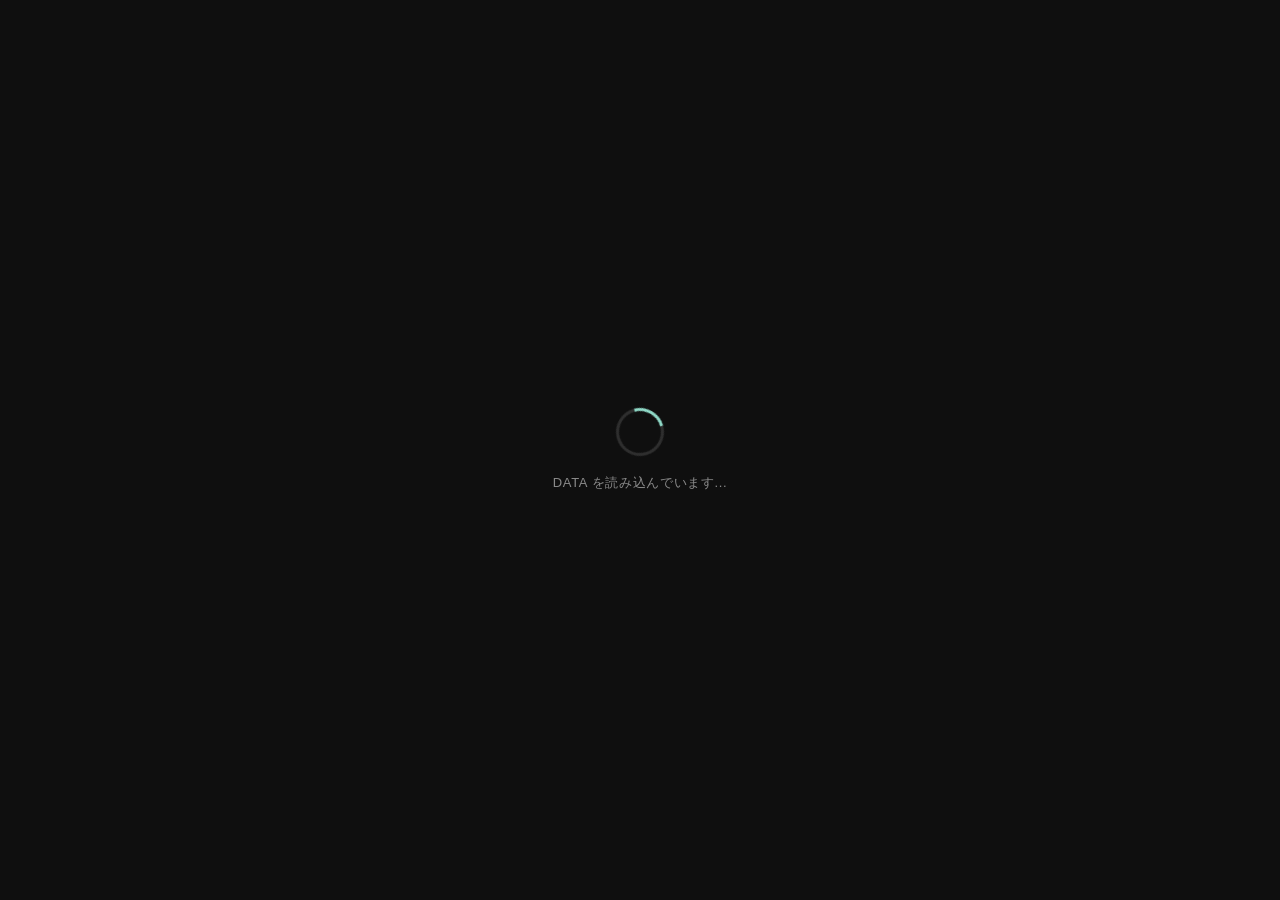
<file: index.html>
<!DOCTYPE html>
<html lang="ja">
<head>
<meta charset="UTF-8">
<meta http-equiv="refresh" content="0; url=portal.html">
<title>���L�h���C�u �r�W���A���|�[�^��</title>
</head>
<body>
<p>���_�C���N�g��... <a href="portal.html">portal.html</a> ���J���Ă�������</p>
</body>
</html>
</file>
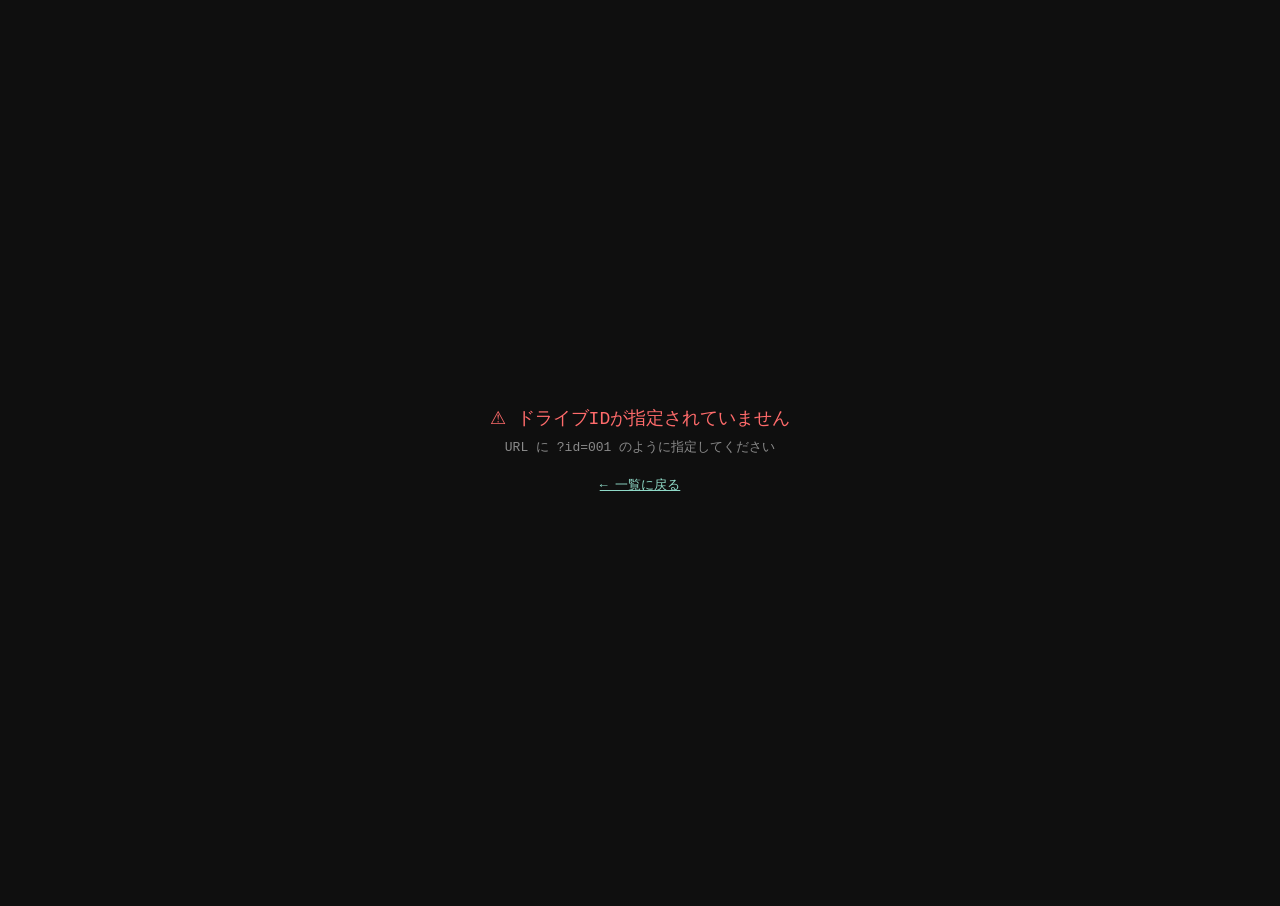
<file: drive.html>
<!DOCTYPE html>
<html lang="ja">
<head>
<meta charset="UTF-8">
<title>Drive Map — Drive Visualizer</title>
<meta name="viewport" content="width=1400, initial-scale=1">
<link rel="preconnect" href="https://fonts.googleapis.com">
<link rel="preconnect" href="https://fonts.gstatic.com" crossorigin>
<link href="https://fonts.googleapis.com/css2?family=JetBrains+Mono:wght@400;600&family=Noto+Sans+JP:wght@400;500;700&family=Space+Grotesk:wght@400;500;600&display=swap" rel="stylesheet">
<link rel="stylesheet" href="styles.css">
</head>
<body>

<div class="loading-overlay" id="loadingOverlay">
  <div class="loading-spinner"></div>
  <div class="loading-text">マップを描画しています...</div>
</div>

<div class="topbar">
  <div class="topbar-inner">
    <div class="crumb">
      <a href="portal.html">← 共有ドライブ一覧</a>
      <a href="search.html">🔍 権限検索</a>
      <span class="title" id="driveTitle">読み込み中...</span>
    </div>
    <div class="stats">
      <span><b id="statNodes">—</b> nodes</span>
      <span><b id="statUsers">—</b> users</span>
    </div>
  </div>
</div>

<div class="search-bar">
  <div class="search-input-wrap">
    <svg class="search-icon" width="16" height="16" viewBox="0 0 24 24" fill="none" stroke="currentColor" stroke-width="2"><circle cx="11" cy="11" r="8"/><path d="m21 21-4.35-4.35"/></svg>
    <input id="searchInput" type="text" list="userDatalist" placeholder="メールアドレスを入力してアクセス権限を検索..." autocomplete="off" spellcheck="false">
    <datalist id="userDatalist"></datalist>
  </div>
  <button class="clear-btn" onclick="clearSearch()">Clear</button>
</div>

<div class="main-grid no-panel" id="mainGrid">
  <div class="svg-container" id="svgContainer">
    <!-- SVG は JS で動的に挿入される -->
  </div>
  <div class="side-panel" id="sidePanel">
    <div class="panel-title">
      <span>検索結果</span>
      <b><span id="resultCount">0</span> hits</b>
    </div>
    <div id="panelBody"></div>
  </div>
</div>

<div id="tooltip"></div>

<script src="data.js"></script>
<script src="render.js"></script>
<script>
(function () {
  // URL クエリ ?id=NNN からドライブIDを取得
  function getDriveIdFromUrl() {
    try {
      var params = new URLSearchParams(window.location.search);
      var id = params.get('id');
      if (id) return id;
    } catch (_) {}
    // ハッシュも試す
    var h = window.location.hash;
    if (h.indexOf('#id=') === 0) return h.substring(4);
    return null;
  }

  function showError(msg, sub) {
    var ov = document.getElementById('loadingOverlay');
    ov.innerHTML =
      '<div style="color:#ff6b6b; font-family:monospace; padding:20px; text-align:center; max-width:500px">' +
      '<div style="font-size:18px; margin-bottom:8px">⚠ ' + msg + '</div>' +
      (sub ? '<div style="color:#8a8a8a; font-size:13px; margin-top:8px">' + sub + '</div>' : '') +
      '<div style="margin-top:20px"><a href="portal.html" style="color:#8fd9c7">← 一覧に戻る</a></div></div>';
  }

  function init() {
    if (typeof window.DRIVE_DB === 'undefined') {
      showError('data.js を読み込めませんでした', '同じフォルダに data.js があるか確認してください');
      return;
    }

    var driveId = getDriveIdFromUrl();
    if (!driveId) {
      showError('ドライブIDが指定されていません', 'URL に ?id=001 のように指定してください');
      return;
    }

    var drive = window.DRIVE_DB.drives.find(function (d) { return d.id === driveId; });
    if (!drive) {
      showError('ドライブ "' + driveId + '" が見つかりません');
      return;
    }

    // === ロックチェック ===
    var meta = window.DRIVE_DB.meta || {};
    var lockedSet = {};
    (meta.locked_drives || []).forEach(function (n) { lockedSet[n] = true; });
    var unlockPassword = meta.unlock_password || '';
    var lockEnabled = !!unlockPassword && Object.keys(lockedSet).length > 0;

    function isUnlocked() {
      try { return sessionStorage.getItem('drive_visualizer_unlocked') === '1'; }
      catch (_) { return false; }
    }
    function setUnlocked() {
      try { sessionStorage.setItem('drive_visualizer_unlocked', '1'); } catch (_) {}
    }
    // URL クエリ ?unlock=xxx で自動解錠
    try {
      var p = new URLSearchParams(window.location.search);
      if (p.get('unlock') && p.get('unlock') === unlockPassword) {
        setUnlocked();
      }
    } catch (_) {}

    // このドライブがロック対象 + 未解錠 ならパスワード要求
    if (lockEnabled && lockedSet[drive.name] && !isUnlocked()) {
      var attempts = 0;
      var unlockSucceeded = false;
      while (attempts < 3) {
        var input = window.prompt(
          '🔒 「' + drive.name + '」は鍵付きドライブです。\nパスワードを入力してください:',
          ''
        );
        if (input === null) break; // キャンセル
        if (input === unlockPassword) {
          setUnlocked();
          unlockSucceeded = true;
          break;
        }
        attempts++;
        alert('パスワードが違います。(残り ' + (3 - attempts) + ' 回)');
      }
      if (!unlockSucceeded) {
        showError(
          '🔒 アクセスが許可されませんでした',
          '「' + drive.name + '」は鍵付きドライブです。閲覧には正しいパスワードが必要です。'
        );
        return;
      }
    }
    // ===

    // タイトルとメタ情報
    document.title = drive.name + ' — Drive Map';
    document.getElementById('driveTitle').textContent = drive.name;
    document.getElementById('statNodes').textContent = drive.folder_count;
    document.getElementById('statUsers').textContent = drive.user_count;

    // datalist (このドライブ内のユーザー一覧)
    var userSet = {};
    drive.folders.forEach(function (f) {
      f.users.forEach(function (u) {
        var m = u.match(/^(.+?)\s*\(([^)]+)\)\s*$/);
        var email = m ? m[1].trim() : u.trim();
        userSet[email] = true;
      });
    });
    var dlOptions = Object.keys(userSet).sort().map(function (e) {
      return '<option value="' + DriveRender.escapeHtml(e) + '">';
    }).join('');
    document.getElementById('userDatalist').innerHTML = dlOptions;

    // SVG 構築
    var built = DriveRender.buildSvg(drive);
    var svgContainer = document.getElementById('svgContainer');
    svgContainer.innerHTML = '';
    svgContainer.appendChild(built.svg);

    var nodeMap = built.nodeMap;
    var connMap = built.connMap;
    var allNodes = Array.from(built.svg.querySelectorAll('.node'));
    var allConns = Array.from(built.svg.querySelectorAll('.conn'));

    // 折りたたみ状態
    var collapsedSet = new Set();

    // ----- ノードクリック動作 -----
    var tooltip = document.getElementById('tooltip');

    allNodes.forEach(function (n) {
      var rect = n.querySelector('.node-rect');
      var text = n.querySelector('.node-text');
      var info = n.querySelector('.info-icon');
      [rect, text].forEach(function (el) {
        if (!el) return;
        el.addEventListener('click', function (e) {
          if (e.target.closest('.info-icon')) return;
          var url = n.dataset.url;
          if (url) window.open(url, '_blank');
        });
      });
      // info アイコンのクリックで折りたたみ切替
      if (info) {
        info.addEventListener('mouseenter', function (e) { showTip(e, n); });
        info.addEventListener('mousemove', function (e) { positionTip(e); });
        info.addEventListener('mouseleave', hideTip);
        info.addEventListener('click', function (e) {
          e.stopPropagation();
          toggleCollapse(parseInt(n.dataset.id, 10));
        });
      }
    });

    function toggleCollapse(folderId) {
      if (collapsedSet.has(folderId)) {
        collapsedSet.delete(folderId);
        nodeMap[folderId].classList.remove('collapsed');
      } else {
        collapsedSet.add(folderId);
        nodeMap[folderId].classList.add('collapsed');
      }
      // 再レイアウト
      var result = DriveRender.relayout(drive.folders, collapsedSet);
      DriveRender.applyLayout(drive, nodeMap, connMap, result);
    }

    function showTip(e, node) {
      var name = node.dataset.name;
      var users;
      try { users = JSON.parse(node.dataset.users); } catch (_) { users = []; }
      var h = '<div class="tt-header">' + DriveRender.escapeHtml(name) + '</div>';
      if (users.length === 0) {
        h += '<div class="tt-empty">権限情報なし</div>';
      } else {
        users.forEach(function (u) {
          h += '<div class="tt-user">' + DriveRender.escapeHtml(u.email) +
            ' <span class="tt-role">' + (u.role ? '(' + DriveRender.escapeHtml(u.role) + ')' : '') + '</span></div>';
        });
      }
      // 折りたたみ状態のヒント
      h += '<div style="margin-top:6px; padding-top:6px; border-top:1px solid #2e2e2e; color:#8a8a8a; font-size:10px">i アイコンをクリックで子フォルダを折りたたみ</div>';
      tooltip.innerHTML = h;
      tooltip.style.display = 'block';
      positionTip(e);
    }
    function positionTip(e) {
      var pad = 14;
      var x = e.clientX + pad, y = e.clientY + pad;
      var tw = tooltip.offsetWidth, th = tooltip.offsetHeight;
      if (x + tw > window.innerWidth) x = e.clientX - tw - pad;
      if (y + th > window.innerHeight) y = e.clientY - th - pad;
      tooltip.style.left = x + 'px';
      tooltip.style.top = y + 'px';
    }
    function hideTip() { tooltip.style.display = 'none'; }

    // ----- 検索 -----
    var searchInput = document.getElementById('searchInput');
    var sidePanel = document.getElementById('sidePanel');
    var mainGrid = document.getElementById('mainGrid');
    var resultCount = document.getElementById('resultCount');
    var panelBody = document.getElementById('panelBody');

    var searchTimer = null;
    searchInput.addEventListener('input', function () {
      clearTimeout(searchTimer);
      searchTimer = setTimeout(doSearch, 150);
    });

    function doSearch() {
      var q = searchInput.value.trim().toLowerCase();
      if (!q) { clearHighlight(); return; }
      var matched = [];
      allNodes.forEach(function (n) {
        var emails = (n.dataset.emails || '').toLowerCase();
        var emailList = emails.split(',').filter(Boolean);
        var hit = false;
        for (var i = 0; i < emailList.length; i++) {
          if (emailList[i] === q || emailList[i].indexOf(q) !== -1) { hit = true; break; }
        }
        if (hit) {
          n.classList.add('highlight'); n.classList.remove('dimmed'); matched.push(n);
        } else {
          n.classList.remove('highlight'); n.classList.add('dimmed');
        }
      });
      allConns.forEach(function (c) { c.classList.add('dimmed'); });

      sidePanel.classList.add('visible');
      mainGrid.classList.remove('no-panel');

      if (matched.length === 0) {
        resultCount.textContent = '0';
        panelBody.innerHTML = '<div class="no-hit">該当するフォルダはこのページ内にありません</div>';
      } else {
        resultCount.textContent = matched.length;
        var ul = document.createElement('ul');
        ul.id = 'resultList';
        matched.forEach(function (n) {
          var li = document.createElement('li');
          var name = n.dataset.name;
          var lvl = (n.getAttribute('class').match(/node-l(\d)/) || [])[1] || '?';
          li.innerHTML = '<span class="lvl-badge">L' + lvl + '</span>' + DriveRender.escapeHtml(name);
          li.addEventListener('click', function () { jumpTo(n); });
          ul.appendChild(li);
        });
        panelBody.innerHTML = '';
        panelBody.appendChild(ul);
      }
    }

    function clearHighlight() {
      allNodes.forEach(function (n) { n.classList.remove('highlight', 'dimmed', 'jump-target'); });
      allConns.forEach(function (c) { c.classList.remove('dimmed'); });
      sidePanel.classList.remove('visible');
      mainGrid.classList.add('no-panel');
      resultCount.textContent = '0';
      panelBody.innerHTML = '';
    }

    window.clearSearch = function () {
      searchInput.value = '';
      clearHighlight();
      searchInput.focus();
    };

    function jumpTo(node) {
      var rect = node.querySelector('.node-rect');
      var x = parseFloat(rect.getAttribute('x'));
      var y = parseFloat(rect.getAttribute('y'));
      var w = parseFloat(rect.getAttribute('width'));
      var containerRect = svgContainer.getBoundingClientRect();
      if (typeof svgContainer.scrollTo === 'function') {
        svgContainer.scrollTo({
          left: x - containerRect.width / 2 + w / 2,
          top: y - containerRect.height / 2,
          behavior: 'smooth',
        });
      } else {
        svgContainer.scrollLeft = x - containerRect.width / 2 + w / 2;
        svgContainer.scrollTop = y - containerRect.height / 2;
      }
      allNodes.forEach(function (n) { n.classList.remove('jump-target'); });
      node.classList.add('jump-target');
      setTimeout(function () { node.classList.remove('jump-target'); }, 2000);
    }

    // URL パラメータから自動検索 / フォルダハイライト
    try {
      var params2 = new URLSearchParams(window.location.search);
      var emailParam = params2.get('email');
      if (emailParam) { searchInput.value = emailParam; doSearch(); }

      var highlightId = params2.get('highlight');
      if (highlightId !== null) {
        var targetNode = nodeMap[parseInt(highlightId, 10)];
        if (targetNode) {
          // 少し遅延させて確実にレイアウト後にスクロール
          setTimeout(function () { jumpTo(targetNode); }, 100);
        }
      }
    } catch (_) {}

    // ローディング解除
    document.getElementById('loadingOverlay').classList.add('hidden');
  }

  if (document.readyState === 'loading') {
    document.addEventListener('DOMContentLoaded', init);
  } else {
    init();
  }
})();
</script>

</body>
</html>
</file>
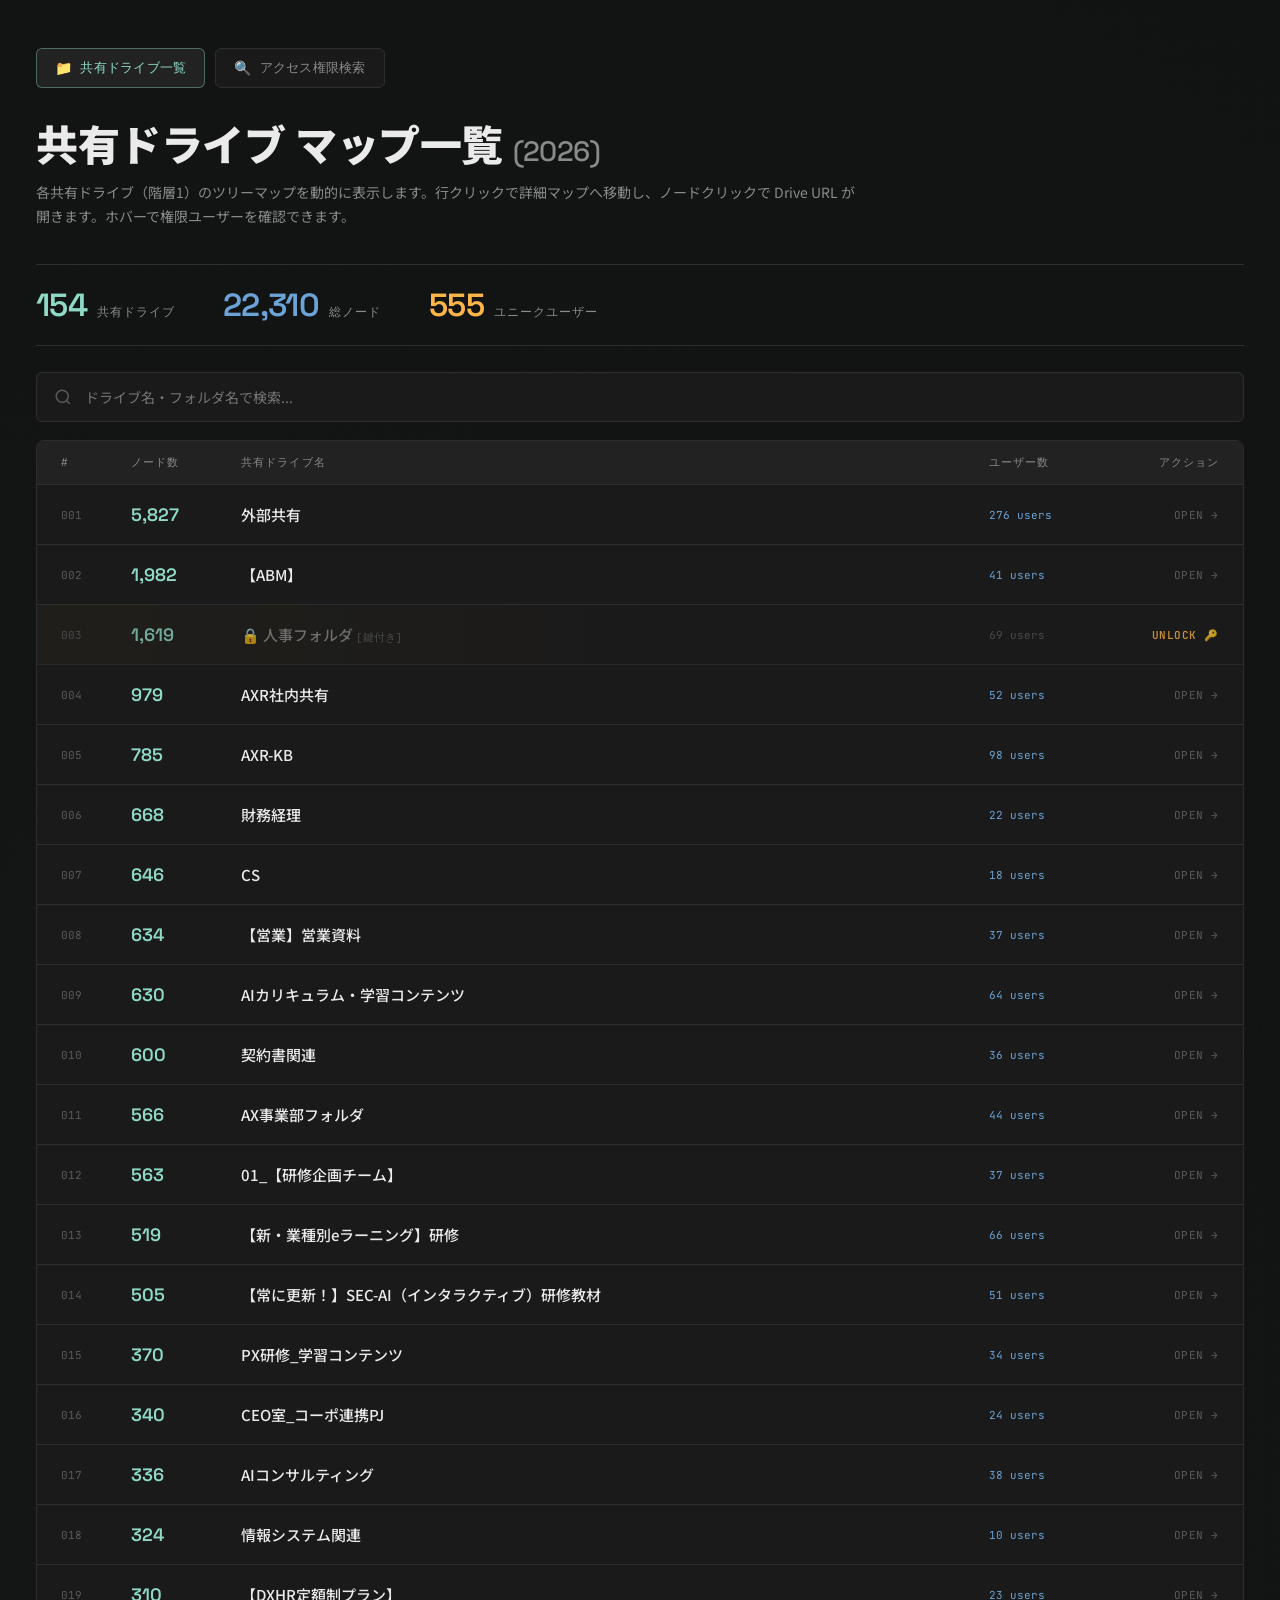
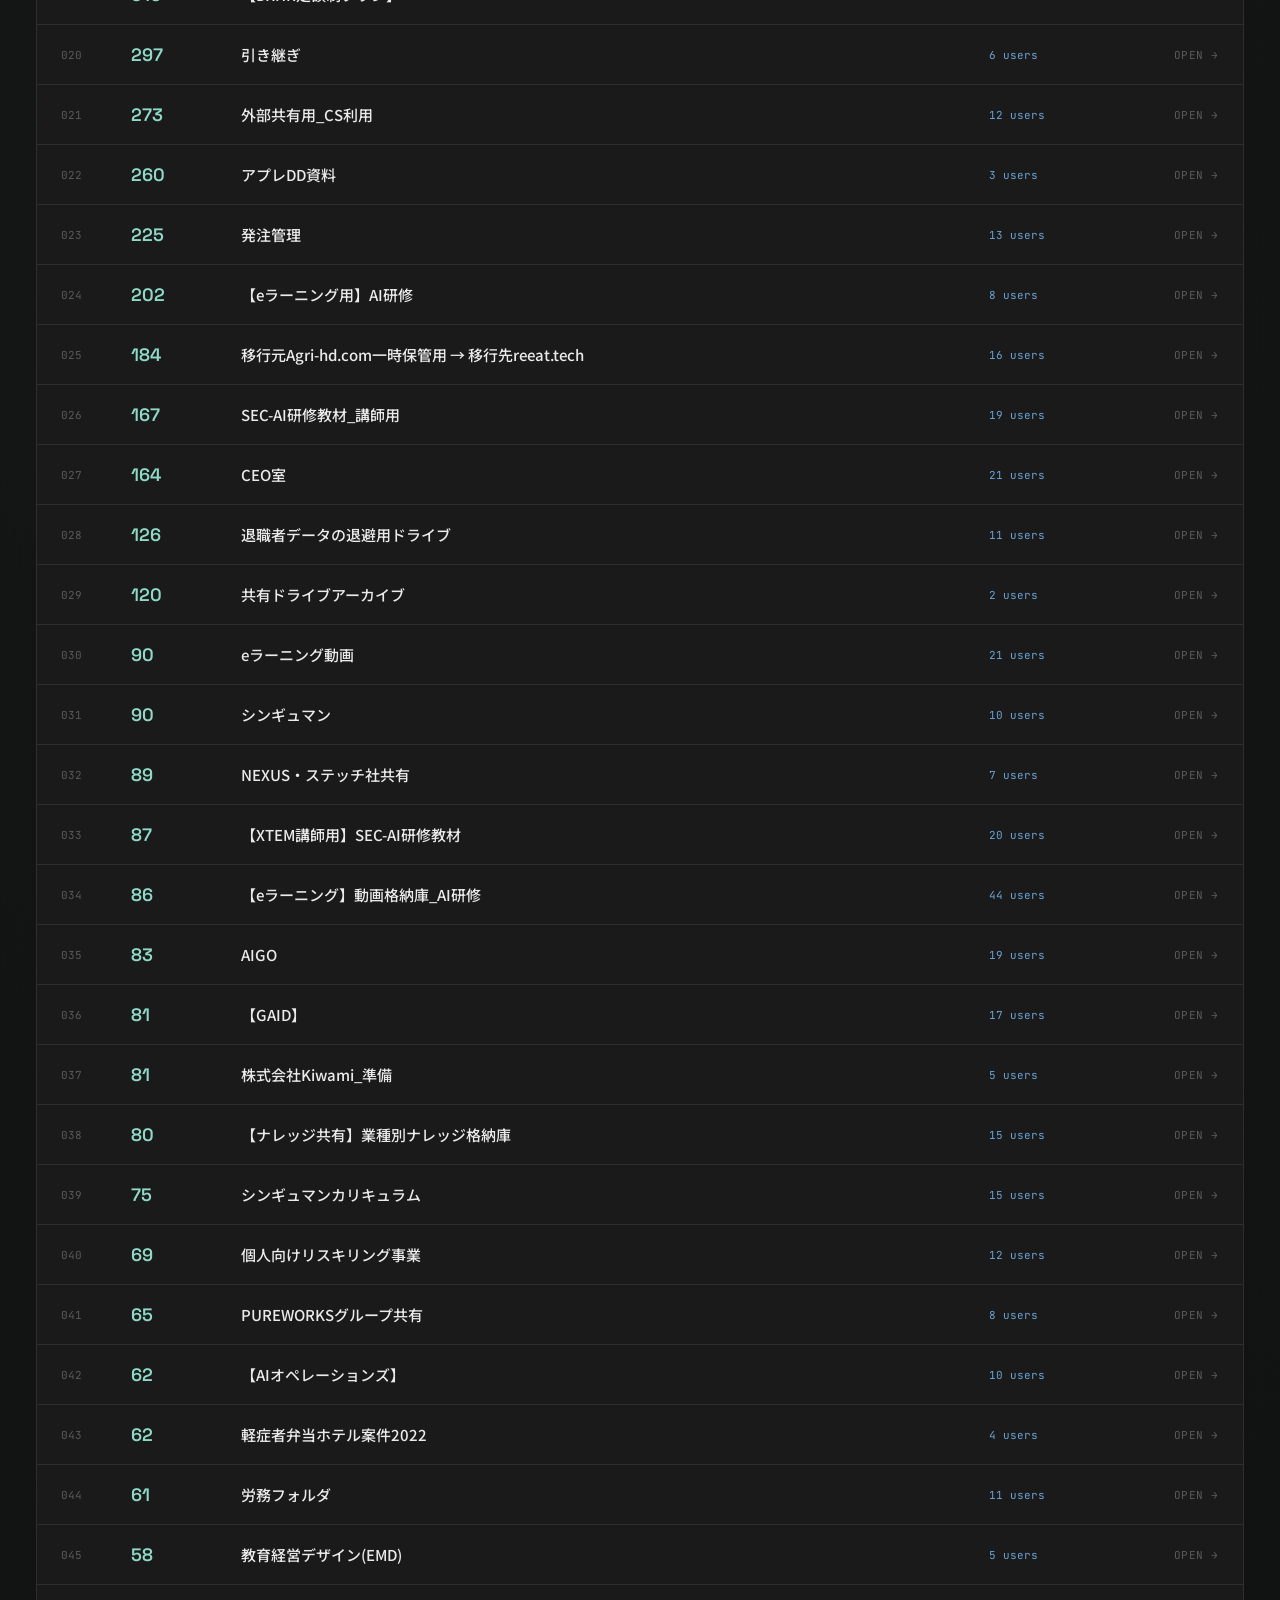
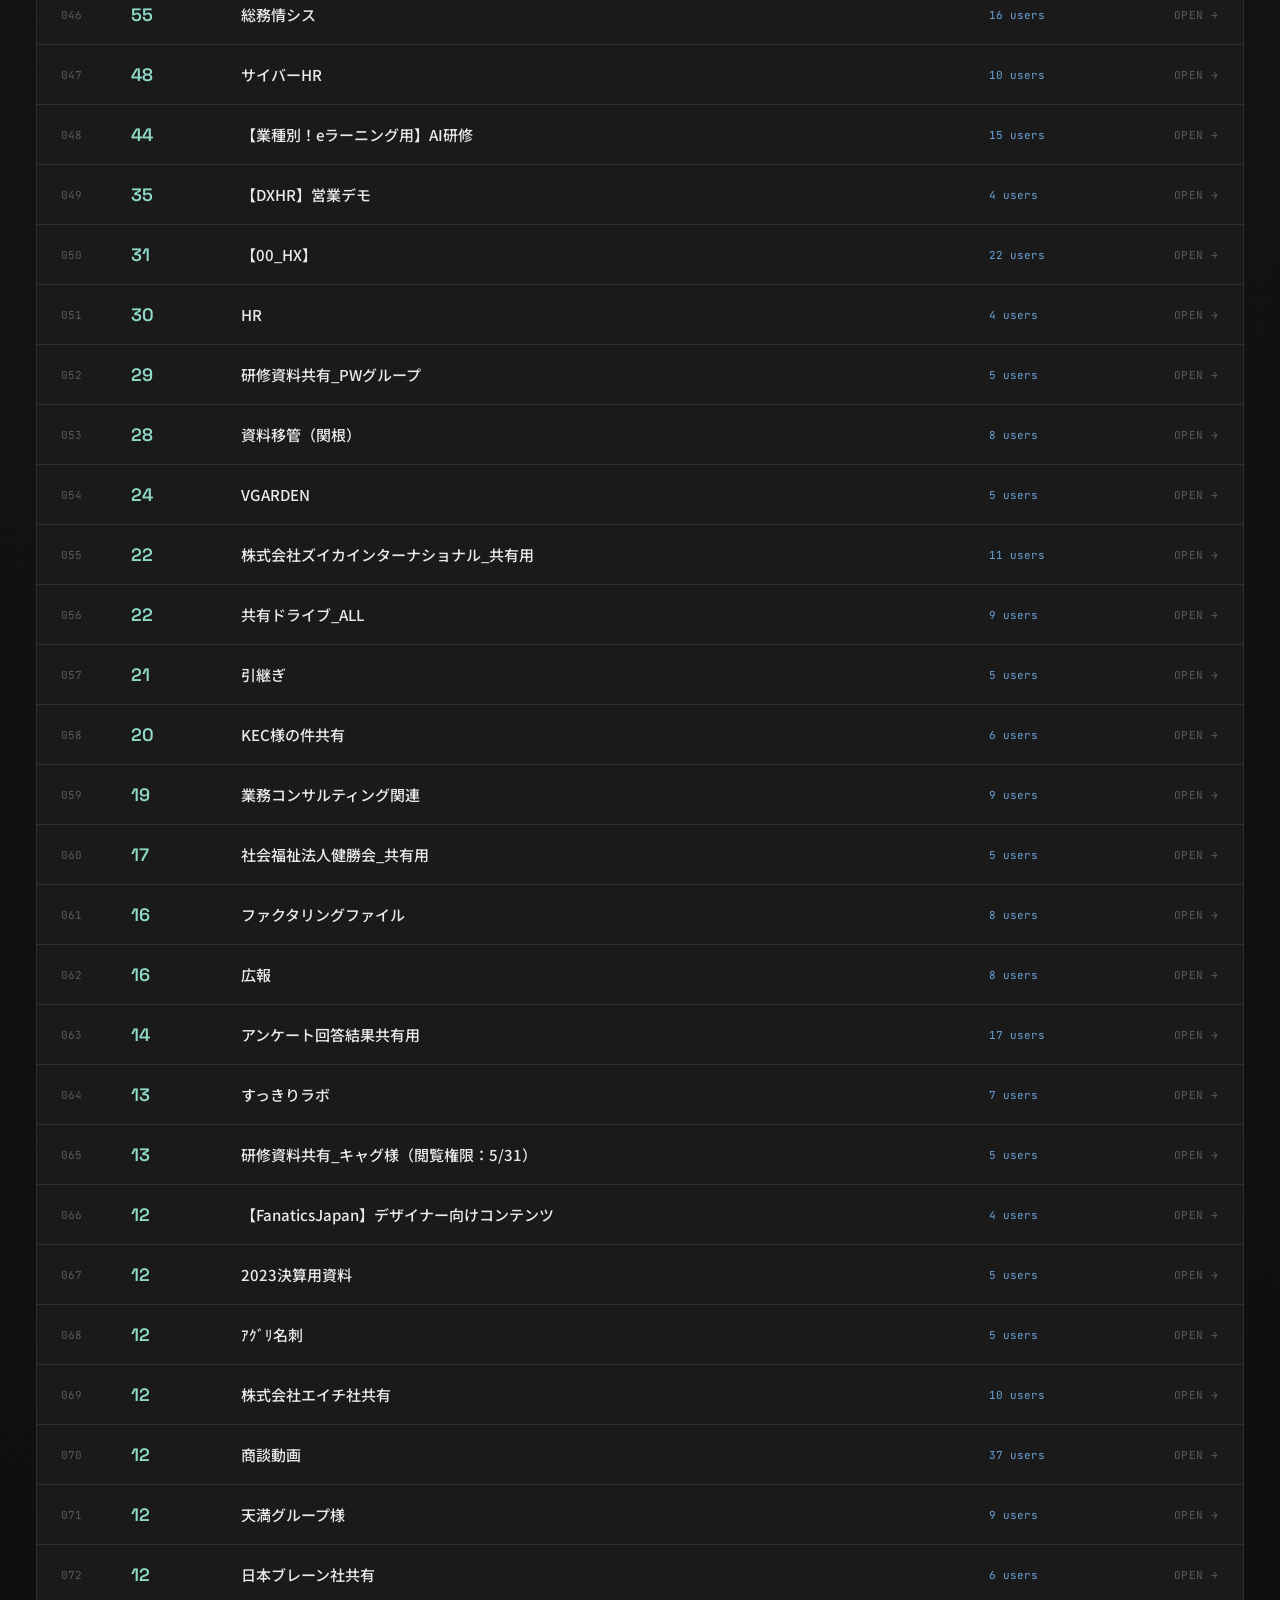
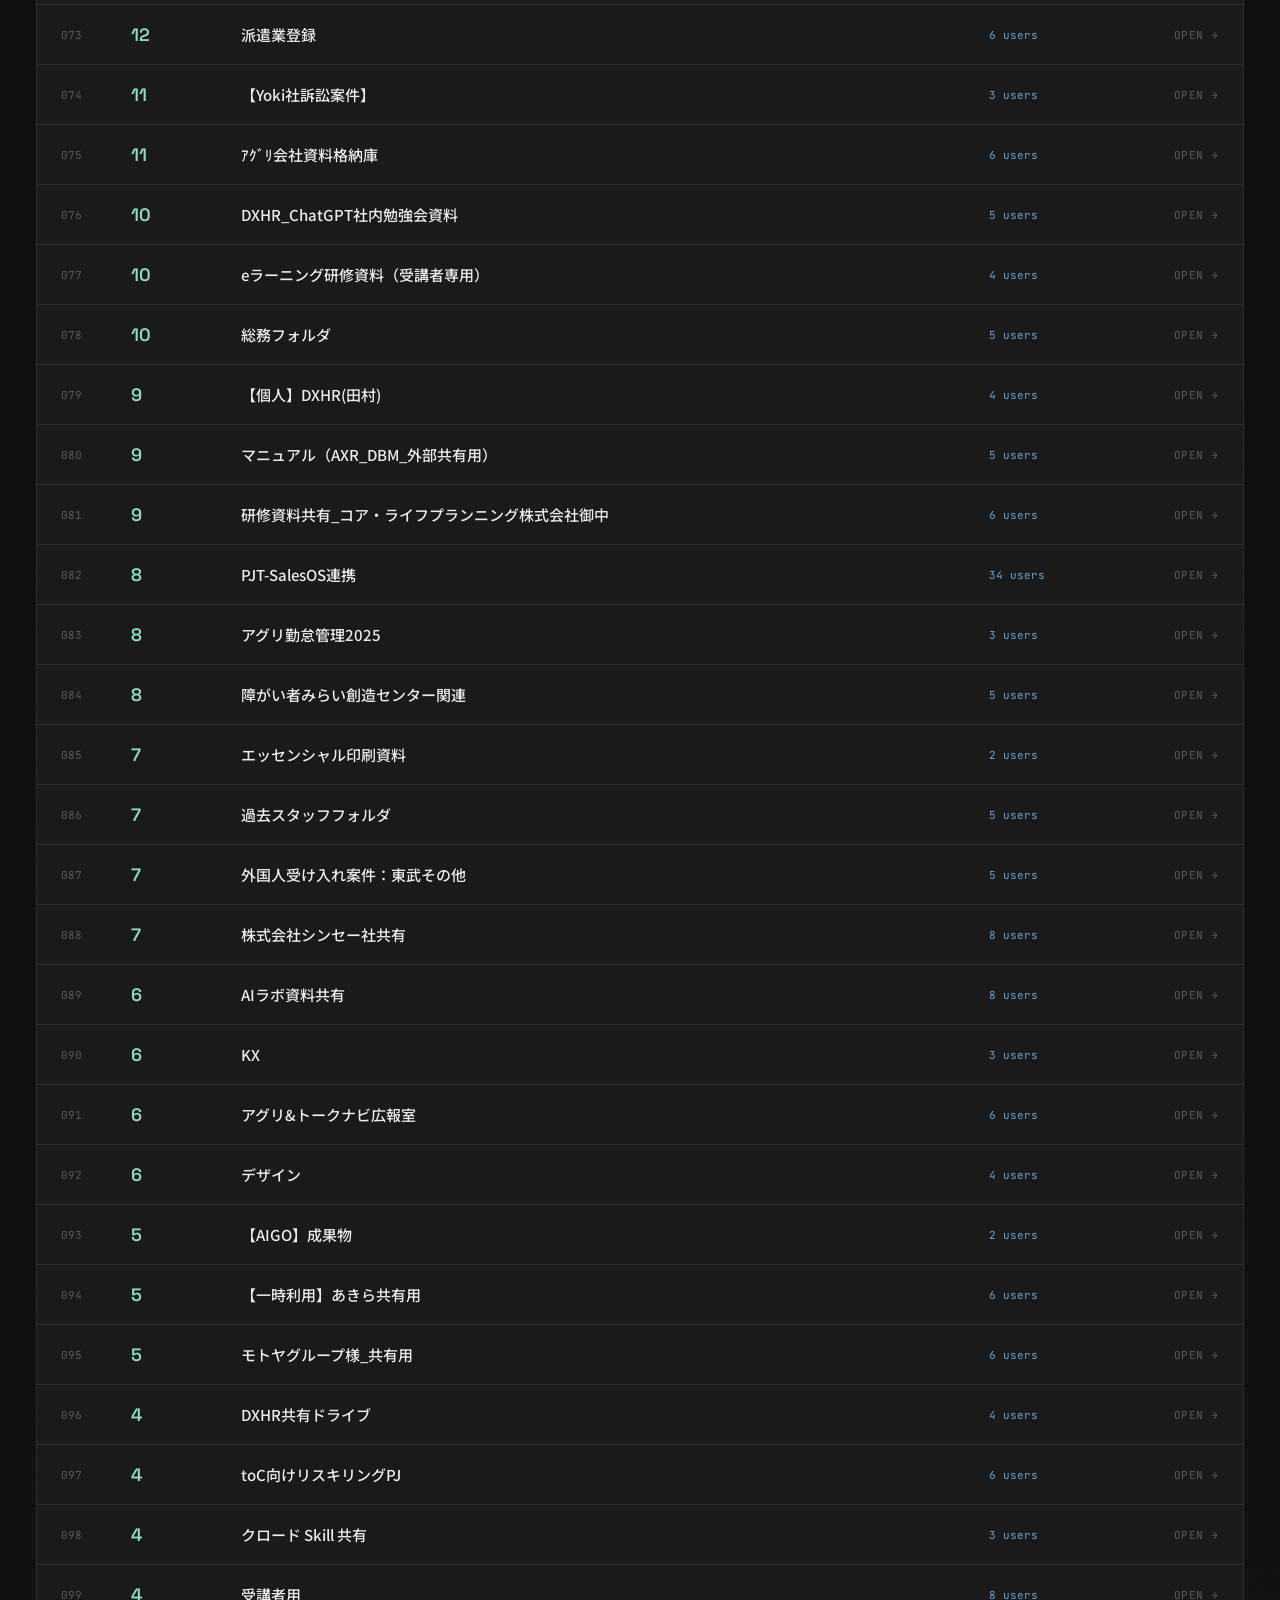
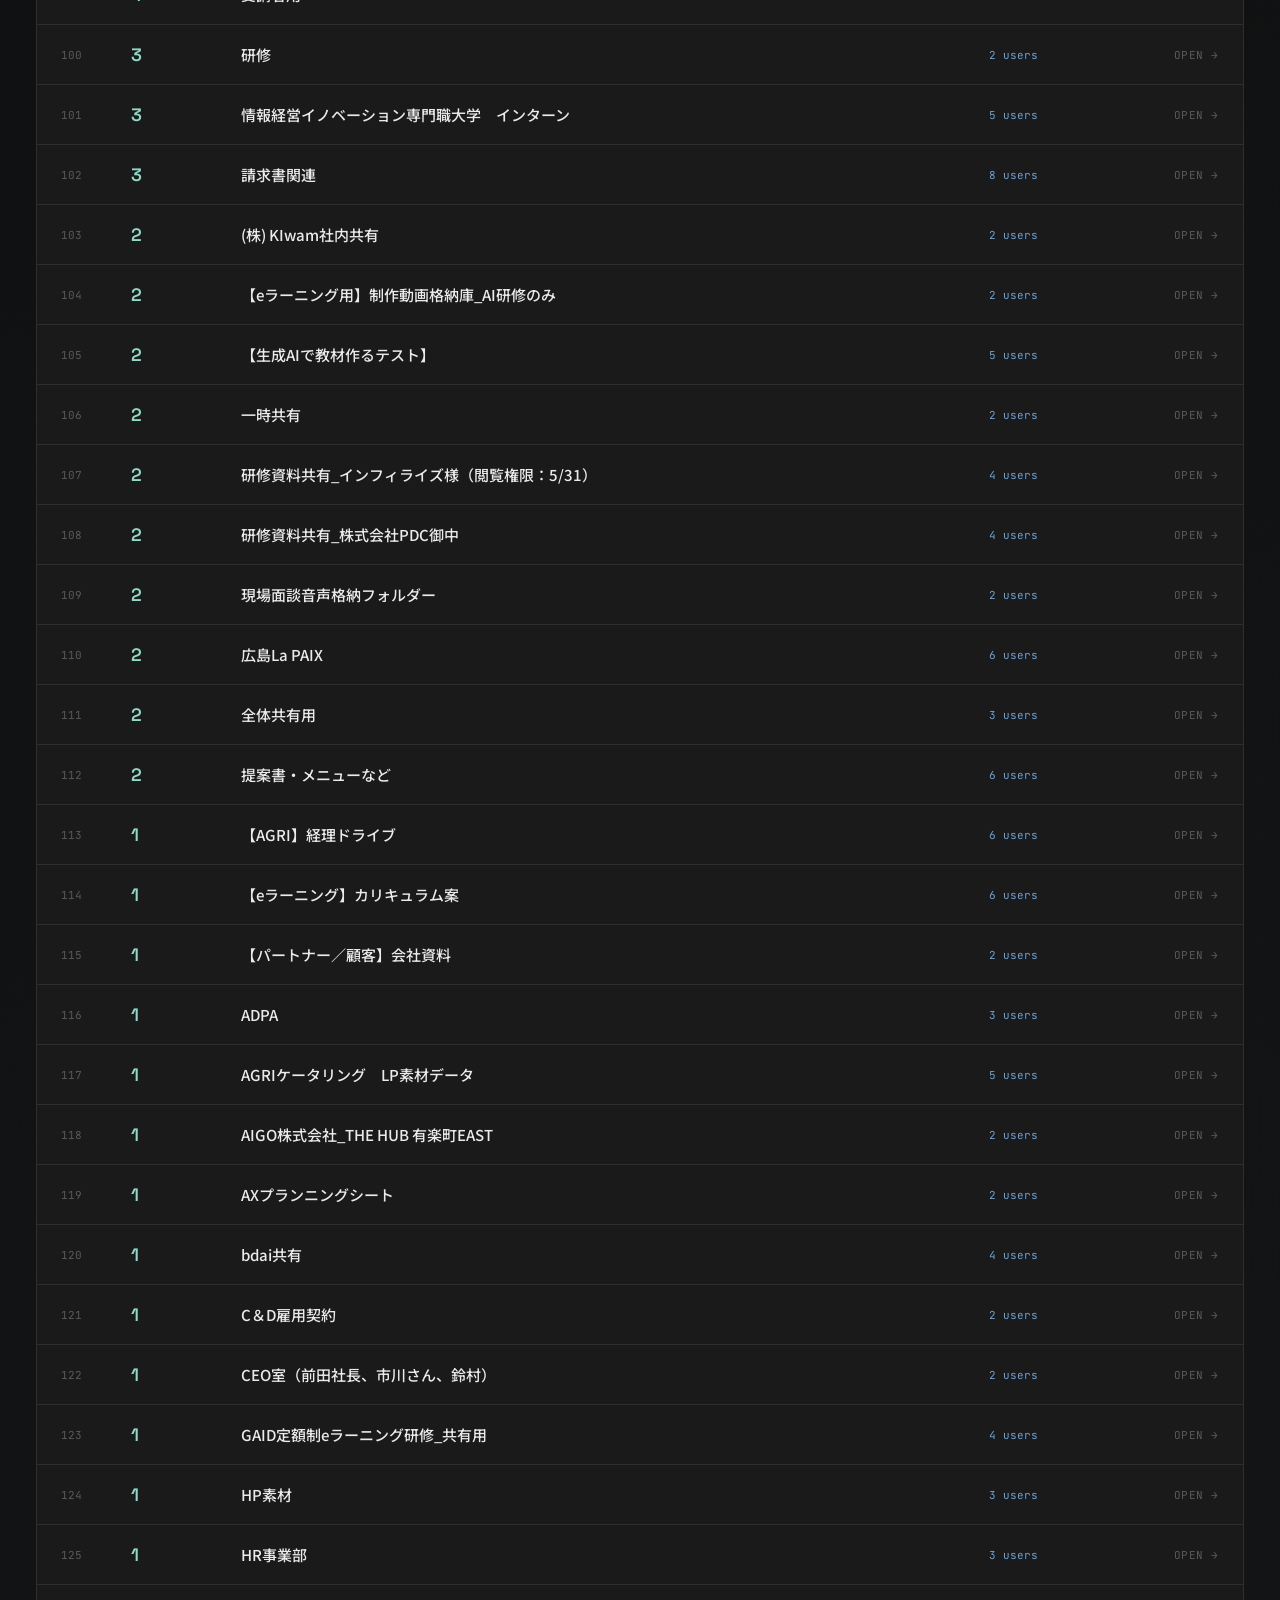
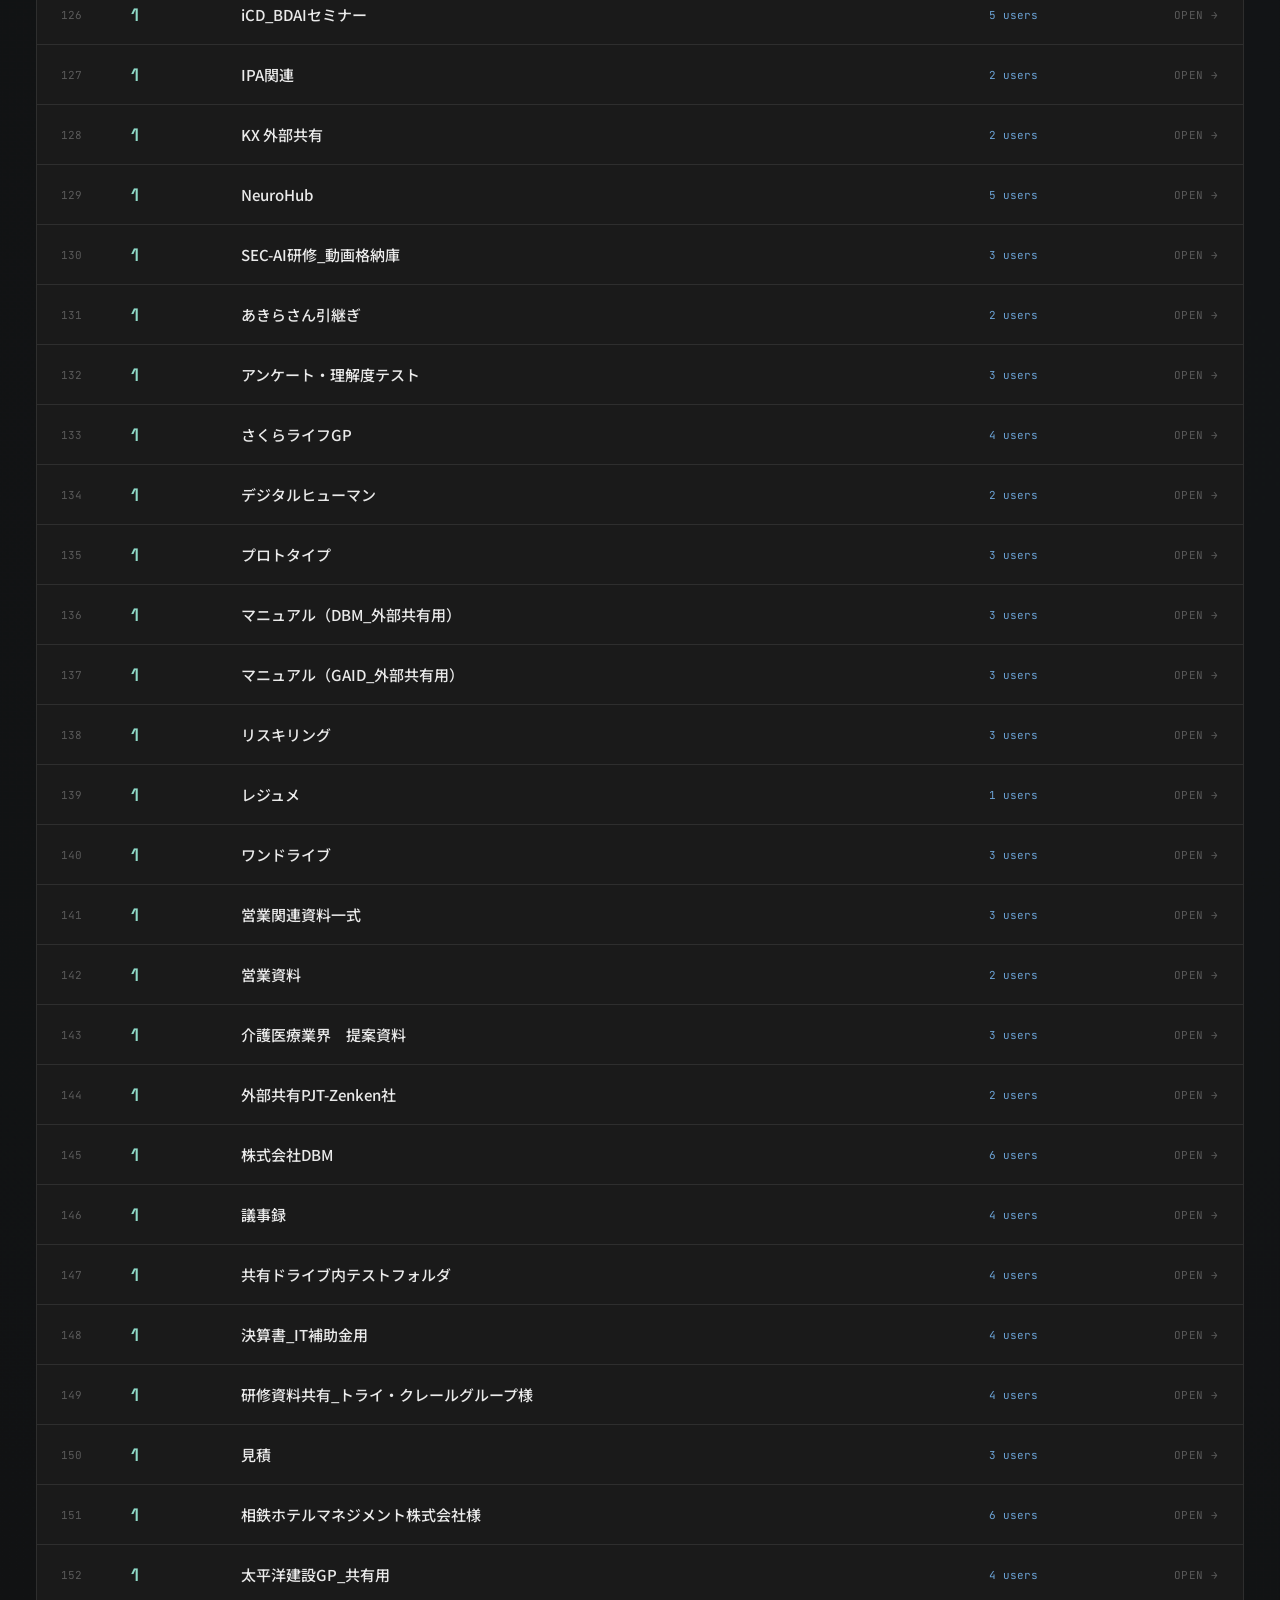
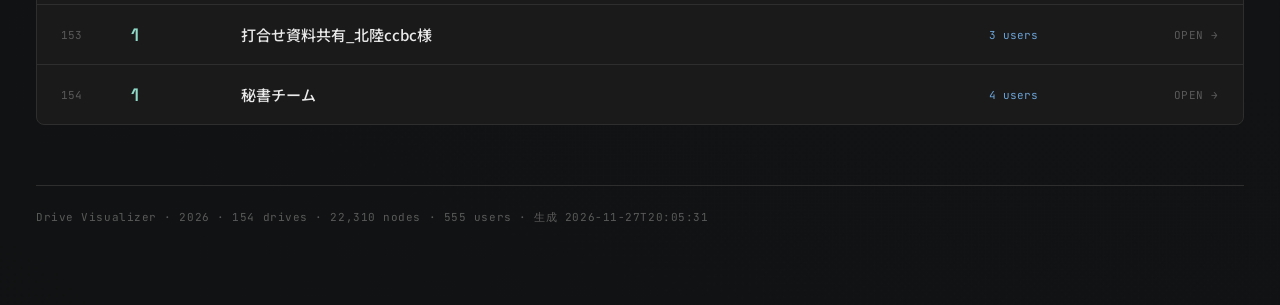
<file: portal.html>
<!DOCTYPE html>
<html lang="ja">
<head>
<meta charset="UTF-8">
<title>共有ドライブ ビジュアルポータル</title>
<meta name="viewport" content="width=device-width, initial-scale=1">
<link rel="preconnect" href="https://fonts.googleapis.com">
<link rel="preconnect" href="https://fonts.gstatic.com" crossorigin>
<link href="https://fonts.googleapis.com/css2?family=JetBrains+Mono:wght@400;500;600&family=Noto+Sans+JP:wght@400;500;700;900&family=Space+Grotesk:wght@400;500;600;700&display=swap" rel="stylesheet">
<link rel="stylesheet" href="styles.css">
</head>
<body>

<div class="loading-overlay" id="loadingOverlay">
  <div class="loading-spinner"></div>
  <div class="loading-text">DATA を読み込んでいます...</div>
</div>

<div class="container">
  <div class="nav-tabs">
    <a class="tab active" href="portal.html"><span style="font-size:14px">📁</span> 共有ドライブ一覧</a>
    <a class="tab" href="search.html"><span style="font-size:14px">🔍</span> アクセス権限検索</a>
  </div>
  <div class="page-head">
    <h1>共有ドライブ マップ一覧 <span class="year-badge">(2026)</span></h1>
    <p>各共有ドライブ（階層1）のツリーマップを動的に表示します。行クリックで詳細マップへ移動し、ノードクリックで Drive URL が開きます。ホバーで権限ユーザーを確認できます。</p>
  </div>
  <div class="stats-row" id="statsRow">
    <div class="stat"><span class="num" id="statDrives">—</span><span class="lbl">共有ドライブ</span></div>
    <div class="stat"><span class="num" id="statNodes">—</span><span class="lbl">総ノード</span></div>
    <div class="stat"><span class="num" id="statUsers">—</span><span class="lbl">ユニークユーザー</span></div>
  </div>
  <div class="filter-wrap">
    <svg width="18" height="18" viewBox="0 0 24 24" fill="none" stroke="currentColor" stroke-width="2"><circle cx="11" cy="11" r="8"/><path d="m21 21-4.35-4.35"/></svg>
    <input id="filterInput" type="text" list="driveDatalist" placeholder="ドライブ名・フォルダ名で検索..." autocomplete="off">
    <datalist id="driveDatalist"></datalist>
  </div>
  <div class="drives-table">
    <div class="drives-header">
      <span>#</span>
      <span>ノード数</span>
      <span>共有ドライブ名</span>
      <span>ユーザー数</span>
      <span style="text-align:right">アクション</span>
    </div>
    <div class="drives-list" id="drivesList"></div>
  </div>

  <!-- フォルダ検索結果 (フォルダ名にヒットがあった時のみ表示) -->
  <div class="folder-results" id="folderResults" style="display:none">
    <div class="folder-results-head">
      <span>マッチしたフォルダ</span>
      <b id="folderHitCount">0</b>
    </div>
    <div class="folder-hits-list" id="folderHitsList"></div>
  </div>
  <div class="footer" id="footerInfo">Drive Visualizer · 2026</div>
</div>

<script src="data.js"></script>
<script>
(function () {
  function escapeHtml(s) {
    return String(s).replace(/[&<>"']/g, function (c) {
      return ({ '&': '&amp;', '<': '&lt;', '>': '&gt;', '"': '&quot;', "'": '&#39;' })[c];
    });
  }

  function init() {
    if (typeof window.DRIVE_DB === 'undefined') {
      document.getElementById('loadingOverlay').innerHTML =
        '<div style="color:#ff6b6b; font-family:monospace; padding:20px; text-align:center">' +
        '<div style="font-size:18px; margin-bottom:8px">⚠ data.js を読み込めませんでした</div>' +
        '<div style="color:#8a8a8a; font-size:13px">同じフォルダに data.js があるか確認してください</div></div>';
      return;
    }

    var db = window.DRIVE_DB;
    var drives = db.drives;
    var meta = db.meta;

    // === ロック関連 ===
    var lockedSet = {};
    (meta.locked_drives || []).forEach(function (n) { lockedSet[n] = true; });
    var unlockPassword = meta.unlock_password || '';
    var lockEnabled = !!unlockPassword && Object.keys(lockedSet).length > 0;

    function isUnlocked() {
      try { return sessionStorage.getItem('drive_visualizer_unlocked') === '1'; }
      catch (_) { return false; }
    }
    function setUnlocked() {
      try { sessionStorage.setItem('drive_visualizer_unlocked', '1'); } catch (_) {}
    }
    function isDriveLocked(drive) {
      if (!lockEnabled) return false;
      if (!lockedSet[drive.name]) return false;
      return !isUnlocked();
    }
    // URL クエリ ?unlock=xxx で自動解錠
    try {
      var p = new URLSearchParams(window.location.search);
      if (p.get('unlock') && p.get('unlock') === unlockPassword) {
        setUnlocked();
      }
    } catch (_) {}

    // パスワードダイアログ
    function promptPassword(targetDriveName, callback) {
      var input = window.prompt(
        '🔒 「' + targetDriveName + '」は鍵付きドライブです。\nパスワードを入力してください:',
        ''
      );
      if (input === null) return; // キャンセル
      if (input === unlockPassword) {
        setUnlocked();
        if (callback) callback();
      } else {
        alert('パスワードが違います。');
      }
    }
    // ===

    document.getElementById('statDrives').textContent = meta.drive_count.toLocaleString();
    document.getElementById('statNodes').textContent = meta.folder_count.toLocaleString();
    document.getElementById('statUsers').textContent = meta.user_count.toLocaleString();
    document.getElementById('footerInfo').textContent =
      'Drive Visualizer · 2026 · ' +
      meta.drive_count + ' drives · ' +
      meta.folder_count.toLocaleString() + ' nodes · ' +
      meta.user_count + ' users · 生成 ' + (meta.generated_at || '');

    // ノード数で降順ソート (見た目を index.html と揃える)
    var sortedDrives = drives.slice().sort(function (a, b) {
      return b.folder_count - a.folder_count;
    });

    // datalist にドライブ名候補を入れる
    var dlHtml = sortedDrives.map(function (d) {
      return '<option value="' + escapeHtml(d.name) + '">';
    }).join('');
    document.getElementById('driveDatalist').innerHTML = dlHtml;

    var drivesList = document.getElementById('drivesList');
    var folderResults = document.getElementById('folderResults');
    var folderHitsList = document.getElementById('folderHitsList');
    var folderHitCount = document.getElementById('folderHitCount');

    // フォルダ名のフルパスを構築 (検索表示用)
    function buildFolderPath(drive, folder) {
      var parts = [];
      var cur = folder;
      while (cur) {
        parts.unshift(cur.name);
        if (cur.parent === null || cur.parent === undefined) break;
        cur = drive.folders[cur.parent];
      }
      return parts.join(' / ');
    }

    // クエリの位置をハイライトするHTML生成
    function highlightMatch(text, query) {
      if (!query) return escapeHtml(text);
      var lower = text.toLowerCase();
      var qLower = query.toLowerCase();
      var idx = lower.indexOf(qLower);
      if (idx === -1) return escapeHtml(text);
      return escapeHtml(text.substring(0, idx)) +
        '<span class="match">' + escapeHtml(text.substring(idx, idx + query.length)) + '</span>' +
        escapeHtml(text.substring(idx + query.length));
    }

    var FOLDER_HIT_LIMIT = 100;  // 表示上限

    function renderDrives(filter) {
      filter = filter || '';
      var q = filter.toLowerCase().trim();
      var visibleCount = 0;

      // ドライブ名にマッチする ID 集合 (マッチ時はその行を表示)
      var driveNameMatch = {};
      sortedDrives.forEach(function (d) {
        if (!q || d.name.toLowerCase().indexOf(q) !== -1) driveNameMatch[d.id] = true;
      });

      // フォルダ名検索 (q が2文字以上の時のみ実行 - 軽量化)
      // ロック中ドライブは検索対象外
      var folderHits = [];
      var driveIdsWithFolderHit = {};
      if (q.length >= 2) {
        for (var i = 0; i < drives.length; i++) {
          var d = drives[i];
          if (isDriveLocked(d)) continue;  // ロック中はスキップ
          for (var j = 0; j < d.folders.length; j++) {
            var f = d.folders[j];
            if (f.name.toLowerCase().indexOf(q) !== -1) {
              folderHits.push({ drive: d, folder: f });
              driveIdsWithFolderHit[d.id] = true;
              if (folderHits.length >= FOLDER_HIT_LIMIT + 1) break;
            }
          }
          if (folderHits.length >= FOLDER_HIT_LIMIT + 1) break;
        }
      }

      // ドライブ行のレンダリング: ドライブ名マッチ OR フォルダ名でヒットがあるドライブ
      var html = sortedDrives.map(function (d, i) {
        var isMatch = !q || driveNameMatch[d.id] || driveIdsWithFolderHit[d.id];
        if (isMatch) visibleCount++;
        var hiddenCls = isMatch ? '' : ' hidden';
        var locked = isDriveLocked(d);
        if (locked) {
          // ロック中: <a> ではなく <div> + クリックでパスワード
          return '<div class="row locked-row' + hiddenCls + '" data-drive-id="' + d.id + '" data-drive-name="' + escapeHtml(d.name) + '">' +
            '<span class="idx">' + String(i + 1).padStart(3, '0') + '</span>' +
            '<span class="count">' + d.folder_count.toLocaleString() + '</span>' +
            '<span class="name">🔒 ' + escapeHtml(d.name) + ' <span style="color:var(--text-faint); font-size:11px; font-family:monospace">[鍵付き]</span></span>' +
            '<span class="users">' + d.user_count + ' users</span>' +
            '<span class="meta">UNLOCK 🔑</span>' +
            '</div>';
        }
        return '<a class="row' + hiddenCls + '" href="drive.html?id=' + d.id + '">' +
          '<span class="idx">' + String(i + 1).padStart(3, '0') + '</span>' +
          '<span class="count">' + d.folder_count.toLocaleString() + '</span>' +
          '<span class="name">' + escapeHtml(d.name) + '</span>' +
          '<span class="users">' + d.user_count + ' users</span>' +
          '<span class="meta">OPEN →</span>' +
          '</a>';
      }).join('');
      drivesList.innerHTML = html + (visibleCount === 0 ? '<div class="empty">該当するドライブが見つかりません</div>' : '');

      // ロック行クリックでパスワードダイアログ
      drivesList.querySelectorAll('.locked-row').forEach(function (row) {
        row.addEventListener('click', function () {
          var name = row.dataset.driveName;
          var id = row.dataset.driveId;
          promptPassword(name, function () {
            // 解錠成功 → drive.html に遷移
            window.location.href = 'drive.html?id=' + id;
          });
        });
      });

      // フォルダ検索結果の表示
      if (q.length >= 2 && folderHits.length > 0) {
        var truncated = folderHits.length > FOLDER_HIT_LIMIT;
        var displayHits = folderHits.slice(0, FOLDER_HIT_LIMIT);
        folderHitCount.textContent = truncated ? (FOLDER_HIT_LIMIT + '+ hits') : (folderHits.length + ' hits');

        var hitsHtml = displayHits.map(function (h) {
          var path = buildFolderPath(h.drive, h.folder);
          var parts = path.split(' / ');
          var head = parts.slice(0, -1);
          var leaf = parts[parts.length - 1];
          var pathHtml = '<span class="drive">' + escapeHtml(h.drive.name) + '</span>';
          // headの先頭が drive.name と同じならスキップ (重複表示回避)
          var startIdx = (head[0] === h.drive.name) ? 1 : 0;
          for (var k = startIdx; k < head.length; k++) {
            pathHtml += '<span class="sep">/</span>' + escapeHtml(head[k]);
          }
          pathHtml += '<span class="sep">/</span><span class="leaf">' + highlightMatch(leaf, filter.trim()) + '</span>';

          var url = 'drive.html?id=' + h.drive.id + '&highlight=' + h.folder.id;
          return '<a class="folder-hit-row" href="' + url + '">' +
            '<span class="lvl">L' + h.folder.level + '</span>' +
            '<span class="path">' + pathHtml + '</span>' +
            '<span class="action">JUMP →</span>' +
            '</a>';
        }).join('');

        if (truncated) {
          hitsHtml += '<div class="folder-hits-more">表示は ' + FOLDER_HIT_LIMIT + ' 件まで。さらに絞り込んでください。</div>';
        }
        folderHitsList.innerHTML = hitsHtml;
        folderResults.style.display = 'block';
      } else {
        folderResults.style.display = 'none';
        folderHitsList.innerHTML = '';
      }
    }

    var filterTimer = null;
    document.getElementById('filterInput').addEventListener('input', function (e) {
      clearTimeout(filterTimer);
      var val = e.target.value;
      // 短いクエリは即時、長いクエリはdebounce (フォルダ検索が重いため)
      filterTimer = setTimeout(function () { renderDrives(val); }, val.trim().length >= 2 ? 180 : 0);
    });
    renderDrives();

    document.getElementById('loadingOverlay').classList.add('hidden');
  }

  // data.js のロード完了を待つ (script タグの順序で同期的に来るはずだが念のため)
  if (document.readyState === 'loading') {
    document.addEventListener('DOMContentLoaded', init);
  } else {
    init();
  }
})();
</script>

</body>
</html>
</file>
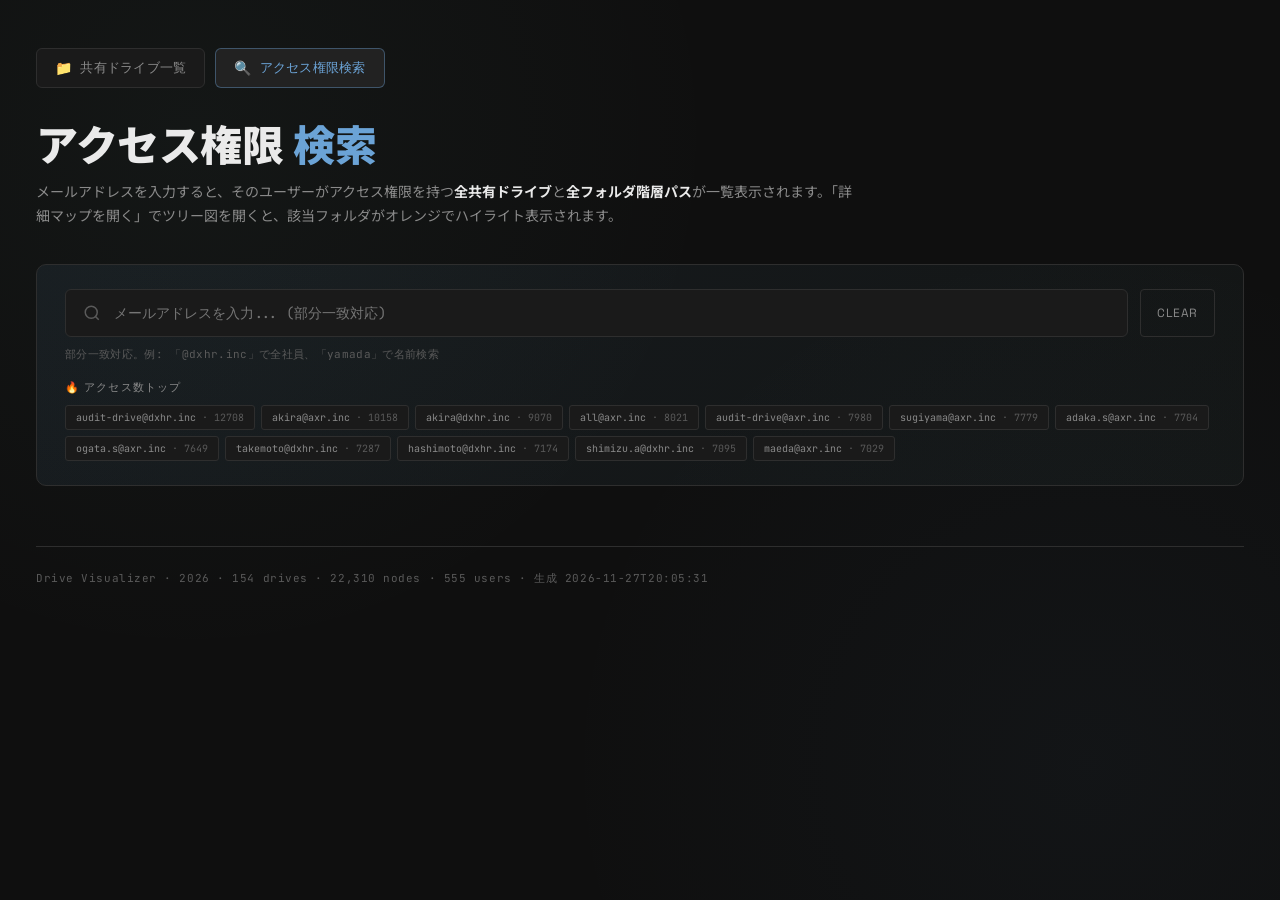
<file: search.html>
<!DOCTYPE html>
<html lang="ja">
<head>
<meta charset="UTF-8">
<title>アクセス権限検索 — Drive Visualizer</title>
<meta name="viewport" content="width=device-width, initial-scale=1">
<link rel="preconnect" href="https://fonts.googleapis.com">
<link rel="preconnect" href="https://fonts.gstatic.com" crossorigin>
<link href="https://fonts.googleapis.com/css2?family=JetBrains+Mono:wght@400;500;600&family=Noto+Sans+JP:wght@400;500;700;900&family=Space+Grotesk:wght@400;500;600;700&display=swap" rel="stylesheet">
<link rel="stylesheet" href="styles.css">
</head>
<body>

<div class="loading-overlay" id="loadingOverlay">
  <div class="loading-spinner"></div>
  <div class="loading-text">DATA を読み込んでいます...</div>
</div>

<div class="container">
  <div class="nav-tabs">
    <a class="tab" href="portal.html"><span style="font-size:14px">📁</span> 共有ドライブ一覧</a>
    <a class="tab active search-tab" href="search.html"><span style="font-size:14px">🔍</span> アクセス権限検索</a>
  </div>
  <div class="page-head">
    <h1>アクセス権限 <span class="accent">検索</span></h1>
    <p>メールアドレスを入力すると、そのユーザーがアクセス権限を持つ<strong style="color:var(--text)">全共有ドライブ</strong>と<strong style="color:var(--text)">全フォルダ階層パス</strong>が一覧表示されます。「詳細マップを開く」でツリー図を開くと、該当フォルダがオレンジでハイライト表示されます。</p>
  </div>

  <div class="search-hero">
    <div class="search-row">
      <div class="search-input-wrap">
        <svg width="18" height="18" viewBox="0 0 24 24" fill="none" stroke="currentColor" stroke-width="2"><circle cx="11" cy="11" r="8"/><path d="m21 21-4.35-4.35"/></svg>
        <input id="searchInput" type="text" list="userDL" placeholder="メールアドレスを入力... (部分一致対応)" autocomplete="off" spellcheck="false">
        <datalist id="userDL"></datalist>
      </div>
      <button class="clear-btn" onclick="clearSearch()">CLEAR</button>
    </div>
    <div class="hint">部分一致対応。例: 「@dxhr.inc」で全社員、「yamada」で名前検索</div>

    <div class="quick-users">
      <div class="quick-users-label">🔥 アクセス数トップ</div>
      <div class="user-chip-list" id="chipList"></div>
    </div>
  </div>

  <div class="results-header" id="resultsHeader" style="display:none">
    <div class="title">検索結果</div>
    <div class="meta">
      <b id="matchUserCount">0</b> users · 
      <b id="matchDriveCount">0</b> drive accesses · 
      <b id="matchFolderCount">0</b> folders
    </div>
  </div>

  <div id="results"></div>

  <div class="footer" id="footerInfo">Drive Visualizer · 2026</div>
</div>

<script src="data.js"></script>
<script>
(function () {
  function escapeHtml(s) {
    return String(s).replace(/[&<>"']/g, function (c) {
      return ({ '&': '&amp;', '<': '&lt;', '>': '&gt;', '"': '&quot;', "'": '&#39;' })[c];
    });
  }

  function init() {
    if (typeof window.DRIVE_DB === 'undefined') {
      document.getElementById('loadingOverlay').innerHTML =
        '<div style="color:#ff6b6b; font-family:monospace; padding:20px; text-align:center">' +
        '<div style="font-size:18px; margin-bottom:8px">⚠ data.js を読み込めませんでした</div>' +
        '<div style="color:#8a8a8a; font-size:13px">同じフォルダに data.js があるか確認してください</div></div>';
      return;
    }

    var db = window.DRIVE_DB;
    var meta = db.meta;

    document.getElementById('footerInfo').textContent =
      'Drive Visualizer · 2026 · ' +
      meta.drive_count + ' drives · ' +
      meta.folder_count.toLocaleString() + ' nodes · ' +
      meta.user_count + ' users · 生成 ' + (meta.generated_at || '');

    // === ロック設定 ===
    var lockedSet = {};
    (meta.locked_drives || []).forEach(function (n) { lockedSet[n] = true; });
    var unlockPassword = meta.unlock_password || '';
    var lockEnabled = !!unlockPassword && Object.keys(lockedSet).length > 0;

    function isUnlocked() {
      try { return sessionStorage.getItem('drive_visualizer_unlocked') === '1'; }
      catch (_) { return false; }
    }
    function setUnlocked() {
      try { sessionStorage.setItem('drive_visualizer_unlocked', '1'); } catch (_) {}
    }
    // URL ?unlock=xxx で自動解錠
    try {
      var pUnlock = new URLSearchParams(window.location.search);
      if (pUnlock.get('unlock') && pUnlock.get('unlock') === unlockPassword) {
        setUnlocked();
      }
    } catch (_) {}
    function isDriveLocked(driveName) {
      if (!lockEnabled) return false;
      if (!lockedSet[driveName]) return false;
      return !isUnlocked();
    }
    // ===

    // ドライブIDで早く引けるマップ
    var driveById = {};
    db.drives.forEach(function (d) { driveById[d.id] = d; });

    // ユーザーのアクセス情報を整形:
    // userEmail -> [{driveId, driveName, folders: [{path, role, url}, ...], locked}]
    var USER_ACCESS = {};
    Object.keys(db.users).forEach(function (email) {
      var entries = db.users[email];
      var byDrive = {};
      entries.forEach(function (entry) {
        var drive = driveById[entry.drive_id];
        if (!drive) return;
        var folder = drive.folders[entry.folder_id];
        if (!folder) return;
        // ロック中ドライブはユーザーアクセス情報からも除外
        if (isDriveLocked(drive.name)) return;
        var path = buildPath(drive, folder);
        if (!byDrive[entry.drive_id]) {
          byDrive[entry.drive_id] = { driveId: entry.drive_id, driveName: drive.name, folders: [] };
        }
        byDrive[entry.drive_id].folders.push({
          path: path,
          role: entry.role || '',
          url: folder.url || '',
        });
      });
      USER_ACCESS[email] = Object.keys(byDrive).map(function (k) { return byDrive[k]; });
    });

    function buildPath(drive, folder) {
      var parts = [];
      var cur = folder;
      while (cur) {
        parts.unshift(cur.name);
        if (cur.parent === null || cur.parent === undefined) break;
        cur = drive.folders[cur.parent];
      }
      return parts.join(' / ');
    }

    var ALL_USERS = Object.keys(USER_ACCESS).sort();

    // datalist
    var dlHtml = ALL_USERS.map(function (e) {
      return '<option value="' + escapeHtml(e) + '">';
    }).join('');
    document.getElementById('userDL').innerHTML = dlHtml;

    // トップユーザー (フォルダ数が多い順 12人)
    var userSummary = ALL_USERS.map(function (email) {
      var drives = USER_ACCESS[email];
      var totalFolders = drives.reduce(function (s, d) { return s + d.folders.length; }, 0);
      return [email, drives.length, totalFolders];
    }).sort(function (a, b) { return b[2] - a[2]; });

    var topUsers = userSummary.slice(0, 12);
    var chipList = document.getElementById('chipList');
    chipList.innerHTML = topUsers.map(function (u) {
      return '<span class="user-chip" data-email="' + escapeHtml(u[0]) + '">' +
        escapeHtml(u[0]) + ' <span style="color:var(--text-faint)">· ' + u[2] + '</span></span>';
    }).join('');
    chipList.addEventListener('click', function (e) {
      var chip = e.target.closest('.user-chip');
      if (!chip) return;
      document.getElementById('searchInput').value = chip.dataset.email;
      doSearch();
      window.scrollTo({ top: document.getElementById('resultsHeader').offsetTop - 20, behavior: 'smooth' });
    });

    // ----- 検索 -----
    var searchInput = document.getElementById('searchInput');
    var resultsBox = document.getElementById('results');
    var resultsHeader = document.getElementById('resultsHeader');
    var searchTimer = null;

    searchInput.addEventListener('input', function () {
      clearTimeout(searchTimer);
      searchTimer = setTimeout(doSearch, 200);
    });

    function doSearch() {
      var q = searchInput.value.trim().toLowerCase();
      if (!q) { resultsBox.innerHTML = ''; resultsHeader.style.display = 'none'; return; }
      var matched = ALL_USERS.filter(function (u) { return u.toLowerCase().indexOf(q) !== -1; });

      if (matched.length === 0) {
        resultsHeader.style.display = 'none';
        resultsBox.innerHTML = '<div class="empty-state"><div class="icon">🔍</div>' +
          '<h3>該当するユーザーが見つかりませんでした</h3>' +
          '<p>「' + escapeHtml(searchInput.value) + '」にマッチするメールアドレスは登録されていません。<br>' +
          '部分一致でも検索できます (例: @dxhr.inc)。</p></div>';
        return;
      }

      if (matched.length === 1) {
        var email = matched[0];
        var drives = USER_ACCESS[email];
        var totalFolders = drives.reduce(function (s, d) { return s + d.folders.length; }, 0);
        document.getElementById('matchUserCount').textContent = '1';
        document.getElementById('matchDriveCount').textContent = drives.length;
        document.getElementById('matchFolderCount').textContent = totalFolders;
        resultsHeader.style.display = 'flex';
        resultsBox.innerHTML = renderUser(email);
        bindShowMore();
      } else {
        var totalDrives = 0, totalFoldersAll = 0;
        matched.forEach(function (u) {
          USER_ACCESS[u].forEach(function (d) {
            totalDrives++;
            totalFoldersAll += d.folders.length;
          });
        });
        document.getElementById('matchUserCount').textContent = matched.length;
        document.getElementById('matchDriveCount').textContent = totalDrives;
        document.getElementById('matchFolderCount').textContent = totalFoldersAll;
        resultsHeader.style.display = 'flex';
        var displayList = matched.slice(0, 100);
        resultsBox.innerHTML = '<div class="user-list-view">' +
          displayList.map(function (em) {
            var dr = USER_ACCESS[em];
            var totalF = dr.reduce(function (s, d) { return s + d.folders.length; }, 0);
            return '<div class="user-row" data-email="' + escapeHtml(em) + '">' +
              '<span class="u-email">' + escapeHtml(em) + '</span>' +
              '<span class="u-num"><b>' + dr.length + '</b> drives</span>' +
              '<span class="u-num"><b>' + totalF + '</b> folders</span>' +
              '<span class="u-action">VIEW →</span>' +
              '</div>';
          }).join('') +
          (matched.length > 100
            ? '<div class="empty-state" style="margin-top:14px"><p>他 ' + (matched.length - 100) + ' 件のユーザーがマッチしています。検索をより絞り込んでください。</p></div>'
            : '') + '</div>';
        resultsBox.querySelectorAll('.user-row').forEach(function (row) {
          row.addEventListener('click', function () {
            searchInput.value = row.dataset.email;
            doSearch();
            window.scrollTo({ top: resultsHeader.offsetTop - 20, behavior: 'smooth' });
          });
        });
      }
    }

    function renderUser(email) {
      var drives = USER_ACCESS[email];
      var totalFolders = drives.reduce(function (s, d) { return s + d.folders.length; }, 0);
      var sortedDrives = drives.slice().sort(function (a, b) { return b.folders.length - a.folders.length; });

      var driveBlocks = sortedDrives.map(function (d) {
        var driveName = d.driveName;
        var url = 'drive.html?id=' + d.driveId + '&email=' + encodeURIComponent(email);
        var maxShow = 8;
        var shown = d.folders.slice(0, maxShow);
        var hidden = d.folders.slice(maxShow);
        var safeId = email.replace(/[^a-z0-9]/gi, '_') + '_' + d.driveId;
        var foldersHtml = shown.map(renderFolder).join('');
        var hiddenHtml = hidden.length > 0
          ? '<ul class="folder-list" id="hidden-' + safeId + '" style="display:none; margin-top:3px">' +
            hidden.map(renderFolder).join('') + '</ul>' +
            '<button class="show-more" data-target="hidden-' + safeId + '">さらに ' + hidden.length + ' フォルダを表示</button>'
          : '';
        return '<div class="drive-item">' +
          '<div class="drive-item-head">' +
          '<span class="drive-name"><span class="icon">▸</span> ' + escapeHtml(driveName) +
          ' <span style="color:var(--text-faint); font-family:\'JetBrains Mono\', monospace; font-size:11px; font-weight:normal">· ' +
          d.folders.length + ' folders</span></span>' +
          '<a class="drive-open-btn" href="' + url + '" target="_blank">🗺 詳細マップを開く →</a>' +
          '</div>' +
          '<ul class="folder-list">' + foldersHtml + '</ul>' +
          hiddenHtml +
          '</div>';
      }).join('');

      return '<div class="user-card">' +
        '<div class="user-card-head">' +
        '<span class="email">' + escapeHtml(email) + '</span>' +
        '<span class="summary"><b>' + drives.length + '</b> drives · <b>' + totalFolders + '</b> folders</span>' +
        '</div>' +
        '<div class="drive-list">' + driveBlocks + '</div>' +
        '</div>';
    }

    function renderFolder(f) {
      var path = f.path, role = f.role, url = f.url;
      var parts = path.split(' / ');
      var last = parts[parts.length - 1];
      var head = parts.slice(0, -1);
      var pathHtml = head.length > 0
        ? head.map(escapeHtml).join('<span class="sep">/</span>') +
          '<span class="sep">/</span>' +
          '<span class="leaf">' + escapeHtml(last) + '</span>'
        : '<span class="leaf">' + escapeHtml(last) + '</span>';
      var roleCls = role ? 'role-badge role-' + role.replace(/ /g, '') : 'role-badge';
      var roleHtml = role ? '<span class="' + roleCls + '">' + escapeHtml(role) + '</span>' : '';
      var urlHtml = url ? '<a class="open-link" href="' + escapeHtml(url) + '" target="_blank">↗</a>' : '';
      return '<li><span class="folder-path">' + pathHtml + '</span>' + roleHtml + urlHtml + '</li>';
    }

    function bindShowMore() {
      resultsBox.querySelectorAll('.show-more').forEach(function (btn) {
        if (btn.dataset.bound) return;
        btn.dataset.bound = '1';
        btn.addEventListener('click', function () {
          var el = document.getElementById(btn.dataset.target);
          if (el) el.style.display = 'flex';
          btn.style.display = 'none';
        });
      });
    }

    window.clearSearch = function () {
      searchInput.value = '';
      resultsBox.innerHTML = '';
      resultsHeader.style.display = 'none';
      searchInput.focus();
    };

    document.getElementById('loadingOverlay').classList.add('hidden');
  }

  if (document.readyState === 'loading') {
    document.addEventListener('DOMContentLoaded', init);
  } else {
    init();
  }
})();
</script>

</body>
</html>
</file>
<file: styles.css>
/* =============================================================
   styles.css — 共有ドライブビジュアライザ 共通スタイル
   portal.html / drive.html / search.html で共有
   ============================================================= */

* { box-sizing: border-box; }

:root {
  /* 共通カラーパレット */
  --bg: #0f0f0f; --bg-1: #1a1a1a; --bg-2: #222; --bg-3: #2a2a2a;
  --bg-elev: #222; --bg-elev2: #2a2a2a;
  --border: #2e2e2e; --border-strong: #404040;
  --text: #eaeaea; --text-dim: #8a8a8a; --text-faint: #5a5a5a;
  --accent: #8fd9c7; --accent-2: #6ba3d6; --highlight: #ffb547; --highlight-border: #ff8c00;
}

html, body {
  margin: 0; padding: 0;
  background: var(--bg); color: var(--text);
  font-family: 'Noto Sans JP', 'Hiragino Sans', sans-serif;
  min-height: 100vh;
  -webkit-font-smoothing: antialiased;
}

body {
  background:
    radial-gradient(circle at 15% 15%, rgba(143,217,199,0.04) 0%, transparent 40%),
    radial-gradient(circle at 85% 85%, rgba(107,163,214,0.04) 0%, transparent 40%),
    var(--bg);
}

/* ----- 共通レイアウト ----- */
.container { max-width: 1400px; margin: 0 auto; padding: 48px 36px 80px; }

.nav-tabs { display: flex; gap: 10px; margin-bottom: 32px; }
.tab {
  display: inline-flex; align-items: center; gap: 8px;
  padding: 10px 18px; border: 1px solid var(--border);
  background: var(--bg-1); color: var(--text-dim);
  border-radius: 6px; font-family: 'Space Grotesk', sans-serif;
  font-size: 13px; font-weight: 500; letter-spacing: 0.02em;
  cursor: pointer; transition: all 0.2s ease; text-decoration: none;
}
.tab.active { background: var(--bg-2); color: var(--accent); border-color: rgba(143,217,199,0.4); }
.tab.active.search-tab { color: var(--accent-2); border-color: rgba(107,163,214,0.4); }
.tab:hover:not(.active) { color: var(--text); border-color: var(--border-strong); }

.page-head { margin-bottom: 36px; }
.page-head h1 { font-size: 42px; font-weight: 900; letter-spacing: -0.01em; margin: 0 0 14px; line-height: 1.1; }
.page-head h1 .accent { color: var(--accent-2); }
.page-head .year-badge { display: inline-block; color: var(--text-dim); font-size: 28px; font-weight: 500; font-family: 'Space Grotesk', sans-serif; letter-spacing: -0.02em; }
.page-head p { color: var(--text-dim); font-size: 14px; line-height: 1.7; max-width: 820px; margin: 8px 0 0; }

.footer { margin-top: 60px; padding-top: 24px; border-top: 1px solid var(--border); color: var(--text-faint); font-family: 'JetBrains Mono', monospace; font-size: 11px; letter-spacing: 0.05em; }

/* ----- ローディング ----- */
.loading-overlay {
  position: fixed; inset: 0; background: var(--bg);
  display: flex; flex-direction: column; align-items: center; justify-content: center;
  z-index: 9999; transition: opacity 0.3s;
}
.loading-overlay.hidden { opacity: 0; pointer-events: none; }
.loading-spinner {
  width: 48px; height: 48px; border: 3px solid var(--border);
  border-top-color: var(--accent); border-radius: 50%;
  animation: spin 0.8s linear infinite;
}
@keyframes spin { to { transform: rotate(360deg); } }
.loading-text { margin-top: 18px; color: var(--text-dim); font-family: 'Space Grotesk', sans-serif; font-size: 13px; letter-spacing: 0.05em; }

/* ====== portal.html ====== */
.stats-row { display: flex; gap: 48px; align-items: baseline; padding: 20px 0; margin-bottom: 20px; border-top: 1px solid var(--border); border-bottom: 1px solid var(--border); flex-wrap: wrap; }
.stat { display: flex; align-items: baseline; gap: 10px; }
.stat .num { font-family: 'Space Grotesk', sans-serif; font-size: 32px; font-weight: 600; color: var(--accent); letter-spacing: -0.02em; }
.stat .lbl { font-size: 12px; color: var(--text-dim); font-family: 'JetBrains Mono', monospace; text-transform: uppercase; letter-spacing: 0.08em; }
.stat:nth-child(2) .num { color: var(--accent-2); }
.stat:nth-child(3) .num { color: var(--highlight); }

.filter-wrap { margin: 26px 0 18px; position: relative; }
#filterInput { width: 100%; background: var(--bg-1); border: 1px solid var(--border); border-radius: 6px; color: var(--text); font-family: 'Noto Sans JP', sans-serif; font-size: 14px; padding: 14px 20px 14px 48px; outline: none; transition: all 0.2s; }
#filterInput:focus { border-color: var(--accent); box-shadow: 0 0 0 3px rgba(143,217,199,0.08); }
.filter-wrap > svg { position: absolute; left: 18px; top: 50%; transform: translateY(-50%); color: var(--text-faint); pointer-events: none; }

.drives-table { border: 1px solid var(--border); border-radius: 8px; overflow: hidden; background: var(--bg-1); }
.drives-header { display: grid; grid-template-columns: 60px 100px 1fr 120px 100px; padding: 14px 24px; background: var(--bg-2); border-bottom: 1px solid var(--border); font-family: 'JetBrains Mono', monospace; font-size: 11px; text-transform: uppercase; letter-spacing: 0.1em; color: var(--text-dim); gap: 10px; }
.drives-list .row { display: grid; grid-template-columns: 60px 100px 1fr 120px 100px; padding: 18px 24px; border-bottom: 1px solid var(--border); align-items: center; cursor: pointer; transition: background 0.15s; text-decoration: none; color: inherit; gap: 10px; }
.drives-list .row:hover { background: var(--bg-2); }
.drives-list .row:last-child { border-bottom: none; }
.drives-list .row.hidden { display: none; }

/* ロック対象ドライブ行 */
.drives-list .row.locked-row {
  cursor: pointer;
  opacity: 0.75;
  background: linear-gradient(90deg, rgba(255,181,71,0.04) 0%, transparent 60%);
}
.drives-list .row.locked-row:hover {
  background: linear-gradient(90deg, rgba(255,181,71,0.12) 0%, var(--bg-2) 60%);
  opacity: 1;
}
.drives-list .row.locked-row .name {
  color: var(--text-dim);
}
.drives-list .row.locked-row .meta {
  color: var(--highlight) !important;
  font-weight: 600;
}
.drives-list .row.locked-row .users {
  color: var(--text-faint) !important;
}
.drives-list .row .idx { font-family: 'JetBrains Mono', monospace; font-size: 11px; color: var(--text-faint); }
.drives-list .row .count { font-family: 'Space Grotesk', sans-serif; font-size: 18px; font-weight: 600; color: var(--accent); }
.drives-list .row .name { font-size: 15px; color: var(--text); font-weight: 500; word-break: break-all; }
.drives-list .row .users { font-family: 'JetBrains Mono', monospace; font-size: 11px; color: var(--accent-2); }
.drives-list .row .meta { font-family: 'JetBrains Mono', monospace; font-size: 11px; color: var(--text-faint); letter-spacing: 0.05em; text-align: right; }
.empty { padding: 60px 20px; text-align: center; color: var(--text-dim); font-size: 14px; }

/* フォルダ検索結果セクション (portal.html) */
.folder-results { margin-top: 28px; }
.folder-results-head {
  font-family: 'Space Grotesk', sans-serif; font-size: 12px;
  text-transform: uppercase; letter-spacing: 0.1em; color: var(--text-dim);
  margin-bottom: 12px; display: flex; justify-content: space-between; align-items: baseline;
}
.folder-results-head b { color: var(--highlight); font-family: 'JetBrains Mono', monospace; font-size: 13px; font-weight: 600; }
.folder-hits-list { border: 1px solid var(--border); border-radius: 8px; overflow: hidden; background: var(--bg-1); }
.folder-hit-row {
  display: grid; grid-template-columns: 40px 1fr 100px;
  padding: 10px 18px; border-bottom: 1px solid var(--border);
  align-items: center; cursor: pointer; transition: background 0.15s;
  text-decoration: none; color: inherit; gap: 10px;
}
.folder-hit-row:hover { background: var(--bg-2); }
.folder-hit-row:last-child { border-bottom: none; }
.folder-hit-row .lvl {
  font-family: 'JetBrains Mono', monospace; font-size: 10px;
  color: var(--text-faint); background: rgba(255,255,255,0.04);
  padding: 2px 6px; border-radius: 2px; text-align: center;
}
.folder-hit-row .path {
  font-family: 'JetBrains Mono', monospace; font-size: 12px;
  color: var(--text-dim); word-break: break-all; line-height: 1.5;
}
.folder-hit-row .path .drive { color: var(--accent); font-weight: 500; }
.folder-hit-row .path .sep { color: var(--text-faint); margin: 0 4px; }
.folder-hit-row .path .leaf { color: var(--highlight); font-weight: 500; }
.folder-hit-row .path .match { background: rgba(255,181,71,0.2); color: var(--text); padding: 0 2px; border-radius: 2px; }
.folder-hit-row .action { font-family: 'JetBrains Mono', monospace; font-size: 10px; color: var(--text-faint); letter-spacing: 0.05em; text-align: right; }
.folder-hits-more { padding: 12px; text-align: center; color: var(--text-faint); font-size: 11px; font-family: 'JetBrains Mono', monospace; background: var(--bg-2); border-top: 1px solid var(--border); }

@media (max-width: 720px) {
  .drives-header, .drives-list .row { grid-template-columns: 40px 70px 1fr 60px; }
  .drives-list .row .users, .drives-header > span:nth-child(4) { display: none; }
}

/* ====== drive.html ====== */
.topbar { position: sticky; top: 0; z-index: 100; background: rgba(22,22,22,0.95); backdrop-filter: blur(10px); border-bottom: 1px solid var(--border); padding: 14px 28px; }
.topbar-inner { display: flex; gap: 20px; align-items: center; flex-wrap: wrap; }
.crumb { display: flex; align-items: baseline; gap: 14px; font-family: 'Space Grotesk', sans-serif; flex-wrap: wrap; }
.crumb a { color: var(--text-dim); text-decoration: none; font-size: 12px; letter-spacing: 0.05em; text-transform: uppercase; transition: color 0.2s; }
.crumb a:hover { color: var(--accent); }
.crumb .title { font-size: 17px; font-weight: 700; color: var(--text); letter-spacing: 0.01em; }
.stats { display: flex; gap: 18px; margin-left: auto; font-family: 'JetBrains Mono', monospace; font-size: 11px; color: var(--text-dim); }
.stats b { color: var(--accent); font-weight: 600; }

.search-bar { display: flex; gap: 12px; padding: 12px 28px; background: var(--bg-elev); border-bottom: 1px solid var(--border); align-items: stretch; flex-wrap: wrap; }
.search-input-wrap { flex: 1; min-width: 280px; position: relative; }
#searchInput { width: 100%; background: var(--bg); border: 1px solid var(--border); border-radius: 4px; color: var(--text); font-family: 'JetBrains Mono', monospace; font-size: 13px; padding: 10px 14px 10px 36px; outline: none; transition: border-color 0.2s, box-shadow 0.2s; }
#searchInput:focus { border-color: var(--accent); box-shadow: 0 0 0 3px rgba(143,217,199,0.1); }
.search-icon { position: absolute; left: 12px; top: 50%; transform: translateY(-50%); color: var(--text-dim); pointer-events: none; }
.clear-btn { background: transparent; border: 1px solid var(--border); color: var(--text-dim); padding: 0 16px; border-radius: 4px; cursor: pointer; font-size: 12px; font-family: 'Space Grotesk', sans-serif; letter-spacing: 0.05em; transition: all 0.2s; }
.clear-btn:hover { border-color: var(--accent); color: var(--accent); }

.main-grid { display: grid; grid-template-columns: 1fr 300px; min-height: calc(100vh - 110px); }
.main-grid.no-panel { grid-template-columns: 1fr; }
.svg-container { overflow: auto; padding: 20px; background: radial-gradient(circle at 20% 30%, rgba(107,163,214,0.03) 0%, transparent 50%), radial-gradient(circle at 80% 70%, rgba(143,217,199,0.03) 0%, transparent 50%), var(--bg); }
#tree-svg { display: block; }

.node { cursor: pointer; transition: opacity 0.25s; }
.node:hover .node-rect { filter: brightness(1.1); }
.node.dimmed { opacity: 0.15; }
.node.highlight .node-rect { fill: var(--highlight) !important; stroke: var(--highlight-border) !important; stroke-width: 1.5 !important; }
.node.highlight .node-text { fill: #1a1a1a !important; font-weight: 700 !important; }
.node.jump-target .node-rect { stroke: var(--accent) !important; stroke-width: 2.5 !important; }
.node.collapsed .node-rect { stroke: var(--accent) !important; stroke-width: 1.2 !important; }
.conn.dimmed { opacity: 0.08 !important; }
.conn.hidden-conn { display: none; }
.node.hidden-node { display: none; }

.side-panel { background: var(--bg-elev); border-left: 1px solid var(--border); padding: 16px 18px; overflow-y: auto; max-height: calc(100vh - 110px); position: sticky; top: 110px; display: none; }
.side-panel.visible { display: block; }
.panel-title { font-family: 'Space Grotesk', sans-serif; font-size: 11px; letter-spacing: 0.12em; text-transform: uppercase; color: var(--text-dim); margin-bottom: 10px; display: flex; justify-content: space-between; align-items: baseline; }
.panel-title b { color: var(--accent); font-family: 'JetBrains Mono', monospace; font-weight: 600; font-size: 12px; }
#resultList { list-style: none; padding: 0; margin: 0; }
#resultList li { padding: 8px 10px; border-radius: 3px; cursor: pointer; font-size: 12px; line-height: 1.4; margin-bottom: 3px; background: var(--bg-elev2); border-left: 2px solid transparent; transition: all 0.15s; word-break: break-all; }
#resultList li:hover { background: #333; border-left-color: var(--highlight); }
#resultList li .lvl-badge { display: inline-block; font-size: 9px; font-family: 'JetBrains Mono', monospace; color: var(--text-dim); background: rgba(255,255,255,0.05); padding: 1px 5px; border-radius: 2px; margin-right: 6px; letter-spacing: 0.05em; }
#resultList .no-hit { padding: 12px; text-align: center; color: var(--text-dim); font-size: 11px; font-style: italic; }
#tooltip { position: fixed; background: #0d0d0d; border: 1px solid var(--accent); border-radius: 4px; padding: 10px 14px; max-width: 320px; font-size: 11px; color: var(--text); z-index: 1000; pointer-events: none; box-shadow: 0 8px 32px rgba(0,0,0,0.6); display: none; font-family: 'JetBrains Mono', monospace; line-height: 1.5; }
#tooltip .tt-header { color: var(--accent); font-weight: 600; margin-bottom: 6px; font-family: 'Noto Sans JP', sans-serif; font-size: 12px; border-bottom: 1px solid var(--border); padding-bottom: 4px; }
#tooltip .tt-user { padding: 2px 0; }
#tooltip .tt-role { color: var(--text-dim); font-size: 10px; }
#tooltip .tt-empty { color: var(--text-dim); font-style: italic; }

@media (max-width: 900px) {
  .main-grid { grid-template-columns: 1fr; }
  .side-panel { position: static; max-height: 400px; border-left: none; border-top: 1px solid var(--border); }
}

/* ====== search.html ====== */
.search-hero { padding: 24px 28px; background: linear-gradient(135deg, rgba(107,163,214,0.08) 0%, rgba(143,217,199,0.03) 100%); border: 1px solid var(--border); border-radius: 10px; margin-bottom: 24px; }
.search-row { display: flex; gap: 12px; align-items: stretch; flex-wrap: wrap; }
.search-hero .search-input-wrap { flex: 1; min-width: 320px; position: relative; }
.search-hero #searchInput { width: 100%; background: var(--bg-1); border: 1px solid var(--border); border-radius: 6px; color: var(--text); font-family: 'JetBrains Mono', monospace; font-size: 14px; padding: 14px 20px 14px 48px; outline: none; transition: all 0.2s; }
.search-hero #searchInput:focus { border-color: var(--accent-2); box-shadow: 0 0 0 3px rgba(107,163,214,0.12); }
.search-hero .search-input-wrap svg { position: absolute; left: 18px; top: 50%; transform: translateY(-50%); color: var(--text-faint); pointer-events: none; }
.hint { margin-top: 10px; font-size: 11px; color: var(--text-faint); font-family: 'JetBrains Mono', monospace; letter-spacing: 0.03em; }

.quick-users { margin-top: 18px; }
.quick-users-label { font-family: 'Space Grotesk', sans-serif; font-size: 11px; text-transform: uppercase; letter-spacing: 0.1em; color: var(--text-dim); margin-bottom: 10px; }
.user-chip-list { display: flex; flex-wrap: wrap; gap: 6px; }
.user-chip { padding: 5px 10px; background: var(--bg-1); border: 1px solid var(--border); border-radius: 3px; font-family: 'JetBrains Mono', monospace; font-size: 10px; color: var(--text-dim); cursor: pointer; transition: all 0.15s; }
.user-chip:hover { border-color: var(--accent-2); color: var(--accent-2); }

.results-header { display: flex; justify-content: space-between; align-items: baseline; padding: 16px 0; border-top: 1px solid var(--border); border-bottom: 1px solid var(--border); margin-bottom: 20px; flex-wrap: wrap; gap: 10px; }
.results-header .title { font-family: 'Space Grotesk', sans-serif; font-size: 14px; font-weight: 600; color: var(--text); text-transform: uppercase; letter-spacing: 0.05em; }
.results-header .meta { font-family: 'JetBrains Mono', monospace; font-size: 11px; color: var(--text-dim); }
.results-header .meta b { color: var(--accent-2); }

.user-card { background: var(--bg-1); border: 1px solid var(--border); border-radius: 8px; overflow: hidden; margin-bottom: 14px; }
.user-card-head { padding: 16px 20px; background: var(--bg-2); border-bottom: 1px solid var(--border); display: flex; justify-content: space-between; align-items: center; flex-wrap: wrap; gap: 12px; }
.user-card-head .email { font-family: 'JetBrains Mono', monospace; font-size: 14px; font-weight: 600; color: var(--accent); letter-spacing: -0.01em; word-break: break-all; }
.user-card-head .summary { font-family: 'JetBrains Mono', monospace; font-size: 11px; color: var(--text-dim); }
.user-card-head .summary b { color: var(--accent-2); }

.drive-list { padding: 8px 20px 20px; }
.drive-item { border-bottom: 1px dashed var(--border); padding: 14px 0; }
.drive-item:last-child { border-bottom: none; }
.drive-item-head { display: flex; justify-content: space-between; align-items: center; flex-wrap: wrap; gap: 10px; margin-bottom: 8px; }
.drive-name { font-size: 14px; font-weight: 600; color: var(--text); display: flex; align-items: center; gap: 8px; flex-wrap: wrap; }
.drive-name .icon { color: var(--accent); }
.drive-open-btn { display: inline-flex; align-items: center; gap: 6px; padding: 5px 12px; background: rgba(107,163,214,0.1); border: 1px solid rgba(107,163,214,0.3); border-radius: 4px; color: var(--accent-2); font-size: 11px; font-family: 'JetBrains Mono', monospace; letter-spacing: 0.05em; text-decoration: none; transition: all 0.15s; white-space: nowrap; }
.drive-open-btn:hover { background: rgba(107,163,214,0.2); border-color: var(--accent-2); }

.folder-list { list-style: none; margin: 0; padding: 0 0 0 16px; display: flex; flex-direction: column; gap: 3px; }
.folder-list li { font-size: 12px; color: var(--text-dim); padding: 4px 10px; border-left: 1px solid var(--border); display: flex; justify-content: space-between; align-items: center; gap: 10px; transition: all 0.15s; }
.folder-list li:hover { border-left-color: var(--highlight); color: var(--text); }
.folder-list .folder-path { font-family: 'JetBrains Mono', monospace; font-size: 11px; word-break: break-all; flex: 1; }
.folder-list .folder-path .sep { color: var(--text-faint); margin: 0 4px; }
.folder-list .folder-path .leaf { color: var(--accent); font-weight: 500; }
.folder-list .role-badge { font-size: 9px; padding: 2px 6px; background: rgba(255,255,255,0.05); border-radius: 2px; color: var(--text-faint); font-family: 'JetBrains Mono', monospace; letter-spacing: 0.05em; flex-shrink: 0; }
.folder-list .role-編集者 { color: var(--accent); background: rgba(143,217,199,0.08); }
.folder-list .role-閲覧者 { color: var(--accent-2); background: rgba(107,163,214,0.08); }
.folder-list .role-コンテンツ管理者 { color: var(--highlight); background: rgba(255,181,71,0.08); }
.folder-list .open-link { color: var(--text-faint); font-size: 10px; text-decoration: none; flex-shrink: 0; }
.folder-list .open-link:hover { color: var(--accent-2); }

.show-more { padding: 10px 14px; background: transparent; border: 1px dashed var(--border); border-radius: 4px; color: var(--text-dim); font-size: 11px; font-family: 'JetBrains Mono', monospace; cursor: pointer; margin-top: 8px; width: 100%; letter-spacing: 0.05em; transition: all 0.15s; }
.show-more:hover { border-color: var(--accent-2); color: var(--accent-2); }

.empty-state { padding: 60px 20px; text-align: center; background: var(--bg-1); border: 1px dashed var(--border); border-radius: 8px; }
.empty-state .icon { font-size: 48px; opacity: 0.3; margin-bottom: 16px; }
.empty-state h3 { color: var(--text); font-size: 18px; font-weight: 600; margin: 0 0 8px; }
.empty-state p { color: var(--text-dim); font-size: 13px; margin: 0; line-height: 1.6; }

.user-list-view { margin-bottom: 20px; }
.user-row { display: grid; grid-template-columns: 1fr 100px 100px 110px; padding: 12px 18px; background: var(--bg-1); border: 1px solid var(--border); border-radius: 6px; margin-bottom: 6px; align-items: center; gap: 10px; transition: all 0.15s; cursor: pointer; }
.user-row:hover { background: var(--bg-2); border-color: rgba(107,163,214,0.3); }
.user-row .u-email { font-family: 'JetBrains Mono', monospace; font-size: 13px; color: var(--accent); word-break: break-all; }
.user-row .u-num { font-family: 'JetBrains Mono', monospace; font-size: 12px; color: var(--text-dim); text-align: right; }
.user-row .u-num b { color: var(--accent-2); font-weight: 600; }
.user-row .u-action { font-family: 'JetBrains Mono', monospace; font-size: 10px; color: var(--text-faint); letter-spacing: 0.05em; text-align: right; }

@media (max-width: 720px) {
  .user-row { grid-template-columns: 1fr 70px; }
  .user-row .u-action, .user-row .u-num:nth-child(3) { display: none; }
}
</file>
